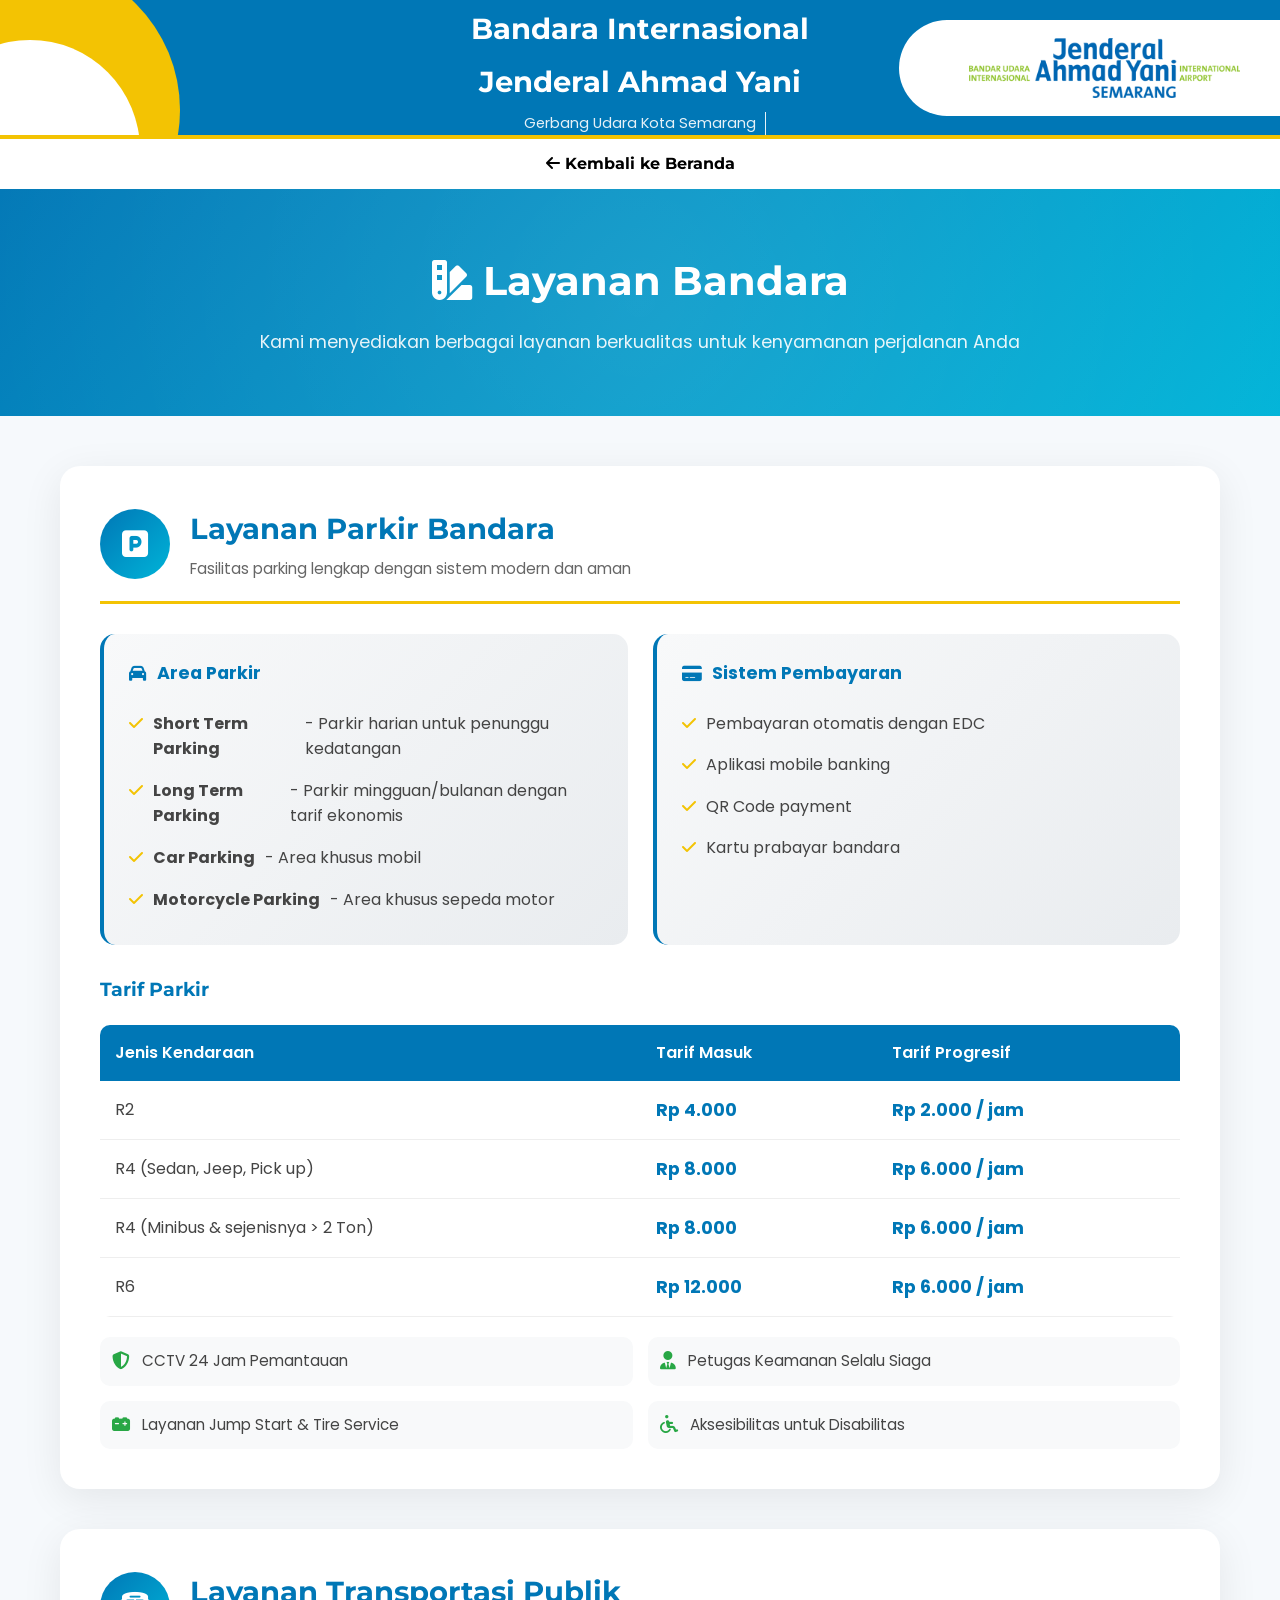
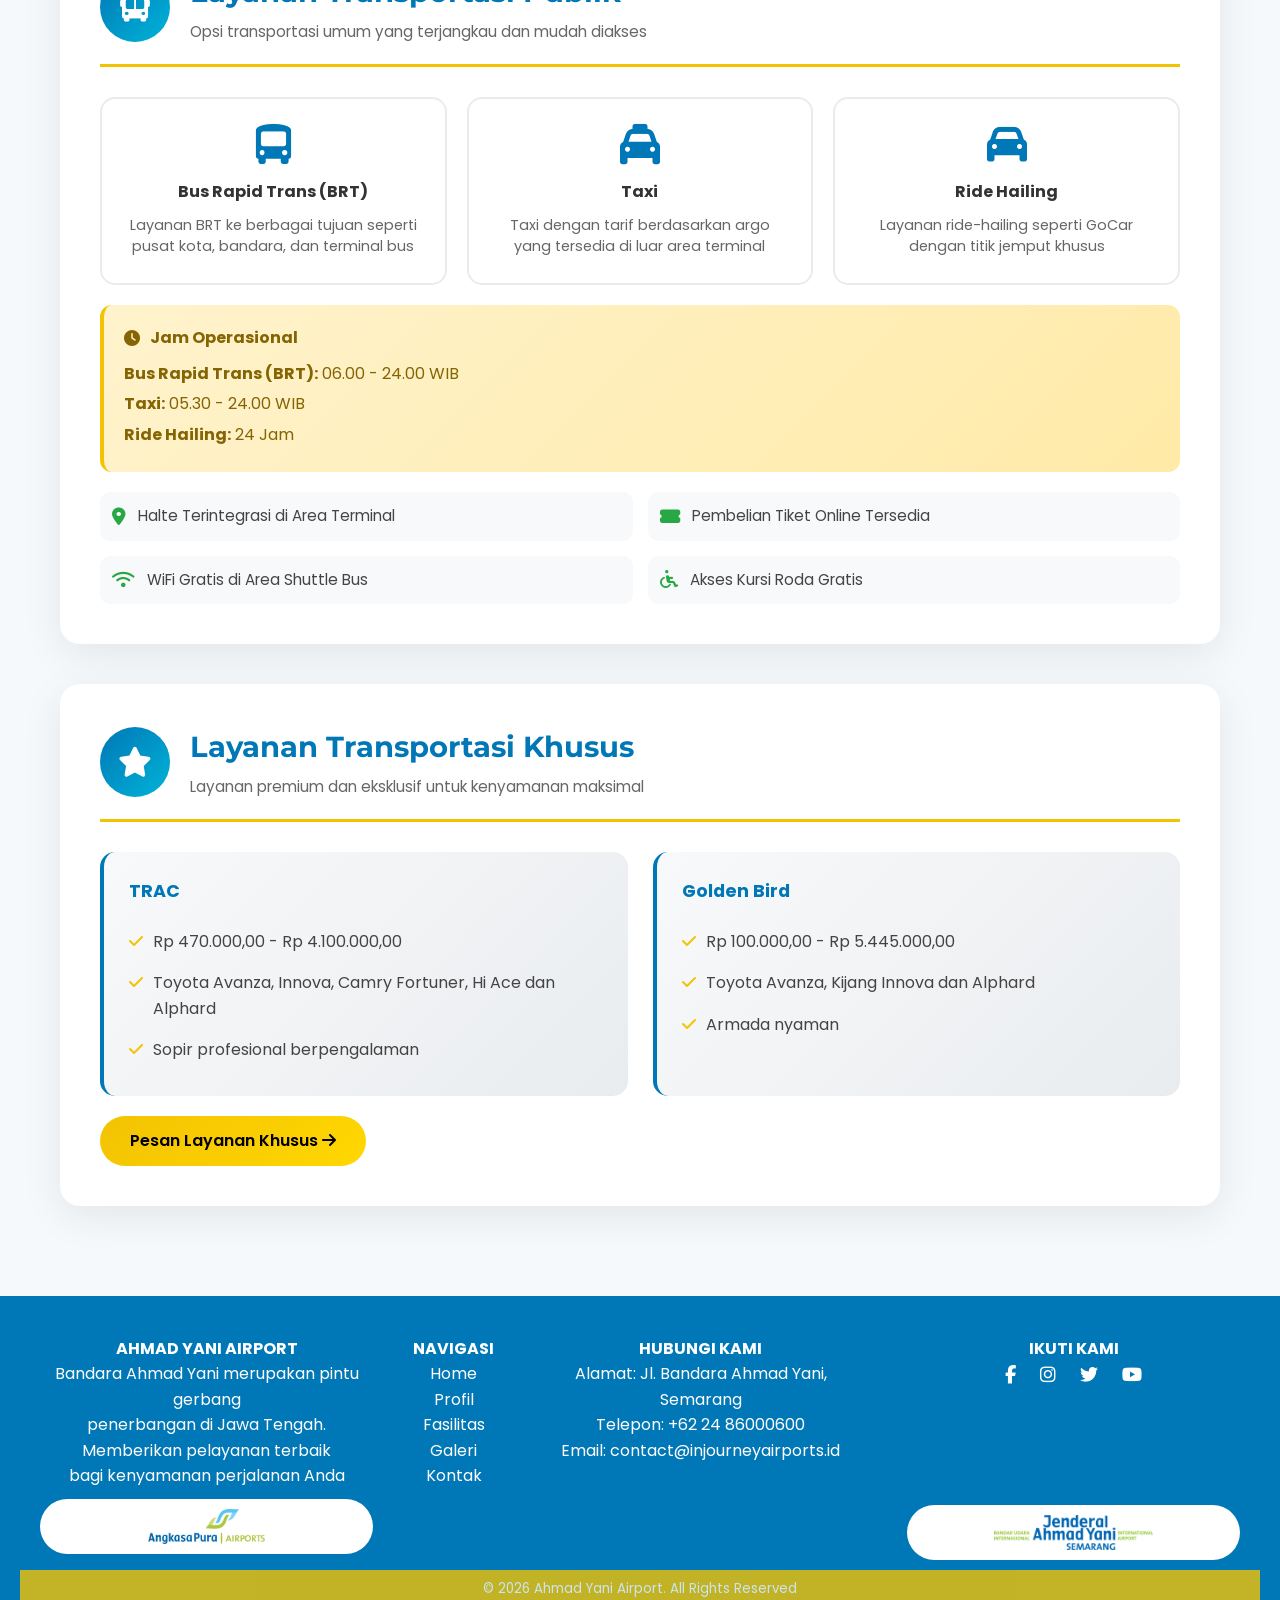
<file: layanan.html>
<!DOCTYPE html>
<html lang="id">
<head>
    <meta charset="UTF-8">
    <meta name="viewport" content="width=device-width, initial-scale=1.0">
    <title>Layanan - Bandara Ahmad Yani Semarang</title>
    <link rel="icon" type="image/png" href="ikon.png">
    <link rel="stylesheet" href="Bandara.css">
    <link href="https://fonts.googleapis.com/css2?family=Montserrat:wght@400;600;700&family=Poppins:wght@300;400;500;600;700&display=swap" rel="stylesheet">
    <link rel="stylesheet" href="https://cdnjs.cloudflare.com/ajax/libs/font-awesome/6.5.1/css/all.min.css">
    <link href="https://fonts.googleapis.com/icon?family=Material+Icons" rel="stylesheet">
    <style>
        /* Custom Styles for Layanan Page */
        .layanan-hero {
            background: linear-gradient(135deg, #0077b6 0%, #00b4d8 100%);
            padding: 60px 20px;
            text-align: center;
            color: white;
            position: relative;
            overflow: hidden;
        }

        .layanan-hero::before {
            content: '';
            position: absolute;
            top: -50%;
            left: -50%;
            width: 200%;
            height: 200%;
            background: radial-gradient(circle, rgba(255,255,255,0.1) 0%, transparent 60%);
            animation: rotate 20s linear infinite;
        }

        @keyframes rotate {
            from { transform: rotate(0deg); }
            to { transform: rotate(360deg); }
        }

        .layanan-hero h1 {
            font-family: 'Montserrat', sans-serif;
            font-size: 2.5rem;
            margin-bottom: 15px;
            position: relative;
            z-index: 1;
        }

        .layanan-hero p {
            font-size: 1.1rem;
            opacity: 0.9;
            position: relative;
            z-index: 1;
        }

        .service-section {
            padding: 50px 20px;
            max-width: 1200px;
            margin: 0 auto;
        }

        .service-card {
            background: white;
            border-radius: 20px;
            padding: 40px;
            margin-bottom: 40px;
            box-shadow: 0 10px 40px rgba(0,0,0,0.08);
            transition: transform 0.3s ease, box-shadow 0.3s ease;
        }

        .service-card:hover {
            transform: translateY(-5px);
            box-shadow: 0 20px 60px rgba(0,0,0,0.12);
        }

        .service-header {
            display: flex;
            align-items: center;
            gap: 20px;
            margin-bottom: 30px;
            padding-bottom: 20px;
            border-bottom: 3px solid #f3c303;
        }

        .service-icon {
            width: 70px;
            height: 70px;
            background: linear-gradient(135deg, #0077b6 0%, #00b4d8 100%);
            border-radius: 50%;
            display: flex;
            align-items: center;
            justify-content: center;
            font-size: 30px;
            color: white;
            flex-shrink: 0;
        }

        .service-title h2 {
            font-family: 'Montserrat', sans-serif;
            font-size: 1.8rem;
            color: #0077b6;
            margin-bottom: 5px;
        }

        .service-title p {
            color: #666;
            font-size: 0.95rem;
        }

        .info-grid {
            display: grid;
            grid-template-columns: repeat(auto-fit, minmax(280px, 1fr));
            gap: 25px;
            margin-top: 30px;
        }

        .info-box-custom {
            background: linear-gradient(135deg, #f8f9fa 0%, #e9ecef 100%);
            padding: 25px;
            border-radius: 15px;
            border-left: 4px solid #0077b6;
        }

        .info-box-custom h4 {
            color: #0077b6;
            font-size: 1.1rem;
            margin-bottom: 15px;
            display: flex;
            align-items: center;
            gap: 10px;
        }

        .info-box-custom ul {
            list-style: none;
            padding: 0;
        }

        .info-box-custom li {
            padding: 8px 0;
            color: #444;
            display: flex;
            align-items: flex-start;
            gap: 10px;
        }

        .info-box-custom li i {
            color: #f3c303;
            margin-top: 4px;
        }

        .pricing-table {
            width: 100%;
            border-collapse: collapse;
            margin-top: 20px;
            background: white;
            border-radius: 10px;
            overflow: hidden;
        }

        .pricing-table th {
            background: #0077b6;
            color: white;
            padding: 15px;
            text-align: left;
            font-weight: 600;
        }

        .pricing-table td {
            padding: 15px;
            border-bottom: 1px solid #eee;
            color: #444;
        }

        .pricing-table tr:hover {
            background: #f8f9fa;
        }

        .pricing-table .harga {
            font-weight: 700;
            color: #0077b6;
            font-size: 1.1rem;
        }

        .transport-options {
            display: grid;
            grid-template-columns: repeat(auto-fit, minmax(250px, 1fr));
            gap: 20px;
            margin-top: 25px;
        }

        .transport-card {
            background: white;
            border: 2px solid #e9ecef;
            border-radius: 15px;
            padding: 25px;
            text-align: center;
            transition: all 0.3s ease;
        }

        .transport-card:hover {
            border-color: #0077b6;
            transform: translateY(-3px);
            box-shadow: 0 10px 30px rgba(0,0,0,0.1);
        }

        .transport-card-link {
            text-decoration: none;
            display: block;
        }

        .transport-card-link .transport-card {
            height: 100%;
        }

        .transport-card i {
            font-size: 40px;
            color: #0077b6;
            margin-bottom: 15px;
        }

        .transport-card h4 {
            color: #333;
            margin-bottom: 10px;
        }

        .transport-card p {
            color: #666;
            font-size: 0.9rem;
            line-height: 1.5;
        }

        .operating-hours {
            background: linear-gradient(135deg, #fff3cd 0%, #ffeaa7 100%);
            padding: 20px;
            border-radius: 12px;
            margin-top: 20px;
            border-left: 4px solid #f3c303;
        }

        .operating-hours h4 {
            color: #856404;
            margin-bottom: 10px;
            display: flex;
            align-items: center;
            gap: 10px;
        }

        .operating-hours p {
            color: #856404;
            margin: 5px 0;
        }

        .cta-button {
            display: inline-block;
            background: linear-gradient(135deg, #f3c303 0%, #ffd700 100%);
            color: #000;
            padding: 12px 30px;
            border-radius: 25px;
            text-decoration: none;
            font-weight: 600;
            margin-top: 20px;
            transition: all 0.3s ease;
        }

        .cta-button:hover {
            transform: scale(1.05);
            box-shadow: 0 5px 20px rgba(243, 195, 3, 0.4);
        }

        .feature-list {
            display: grid;
            grid-template-columns: repeat(2, 1fr);
            gap: 15px;
            margin-top: 20px;
        }

        .feature-item {
            display: flex;
            align-items: center;
            gap: 12px;
            padding: 12px;
            background: #f8f9fa;
            border-radius: 10px;
        }

        .feature-item i {
            color: #28a745;
            font-size: 18px;
        }

        .feature-item span {
            color: #444;
            font-size: 0.95rem;
        }

        @media (max-width: 768px) {
            .layanan-hero h1 {
                font-size: 1.8rem;
            }

            .service-card {
                padding: 25px;
            }

            .service-header {
                flex-direction: column;
                text-align: center;
            }

            .info-grid {
                grid-template-columns: 1fr;
            }

            .feature-list {
                grid-template-columns: 1fr;
            }

            .pricing-table {
                font-size: 0.9rem;
            }
        }
    </style>
</head>
<body>
    <!-- HEADER -->
    <header class="header">
        <div class="header-content">
            <div class="text-header">
                <h1>Bandara Internasional</h1>
                <h1>Jenderal Ahmad Yani</h1>
                <p class="typing">Gerbang Udara Kota Semarang</p>
            </div>
            <div class="logo-header">
                <div class="logo-kotak">
                    <img src="Ahmadyaniairportlogo.png" alt="Logo Ahmad Yani">
                </div>
            </div>
        </div>
    </header>

    <!-- NAVIGASI -->
    <nav class="navigasi">
        <ul class="menu">
            <li><a href="index.html" class="menu-item"><i class="fas fa-arrow-left"></i> Kembali ke Beranda</a></li>
        </ul>
    </nav>

    <!-- HERO SECTION -->
    <div class="layanan-hero">
        <h1><i class="fas fa-swatchbook"></i> Layanan Bandara</h1>
        <p>Kami menyediakan berbagai layanan berkualitas untuk kenyamanan perjalanan Anda</p>
    </div>

    <!-- MAIN CONTENT -->
    <main class="service-section">
        
        <!-- LAYANAN PARKIR BANDARA -->
        <div class="service-card" id="parkir">
            <div class="service-header">
                <div class="service-icon">
                    <i class="fas fa-parking"></i>
                </div>
                <div class="service-title">
                    <h2>Layanan Parkir Bandara</h2>
                    <p>Fasilitas parking lengkap dengan sistem modern dan aman</p>
                </div>
            </div>

            <div class="info-grid">
                <div class="info-box-custom">
                    <h4><i class="fas fa-car"></i> Area Parkir</h4>
                    <ul>
                        <li><i class="fas fa-check"></i> <strong>Short Term Parking</strong> - Parkir harian untuk penunggu kedatangan</li>
                        <li><i class="fas fa-check"></i> <strong>Long Term Parking</strong> - Parkir mingguan/bulanan dengan tarif ekonomis</li>
                        <li><i class="fas fa-check"></i> <strong>Car Parking</strong> - Area khusus mobil</li>
                        <li><i class="fas fa-check"></i> <strong>Motorcycle Parking</strong> - Area khusus sepeda motor</li>
                    </ul>
                </div>

                <div class="info-box-custom">
                    <h4><i class="fas fa-credit-card"></i> Sistem Pembayaran</h4>
                    <ul>
                        <li><i class="fas fa-check"></i> Pembayaran otomatis dengan EDC</li>
                        <li><i class="fas fa-check"></i> Aplikasi mobile banking</li>
                        <li><i class="fas fa-check"></i> QR Code payment</li>
                        <li><i class="fas fa-check"></i> Kartu prabayar bandara</li>
                    </ul>
                </div>
            </div>

            <h3 style="margin-top: 30px; color: #0077b6; font-family: 'Montserrat', sans-serif;">Tarif Parkir</h3>
            <table class="pricing-table">
                <thead>
                    <tr>
                        <th>Jenis Kendaraan</th>
                        <th>Tarif Masuk</th>
                        <th>Tarif Progresif</th>
                    </tr>
                </thead>
                <tbody>
                    <tr>
                        <td>R2</td>
                        <td class="harga">Rp 4.000</td>
                        <td class="harga">Rp 2.000 / jam</td>
                    </tr>
                    <tr>
                        <td>R4 (Sedan, Jeep, Pick up)</td>
                        <td class="harga">Rp 8.000</td>
                        <td class="harga">Rp 6.000 / jam</td>
                    </tr>
                    <tr>
                        <td>R4 (Minibus & sejenisnya > 2 Ton)</td>
                        <td class="harga">Rp 8.000</td>
                        <td class="harga">Rp 6.000 / jam</td>
                    </tr>
                    <tr>
                        <td>R6</td>
                        <td class="harga">Rp 12.000</td>
                        <td class="harga">Rp 6.000 / jam</td>
                    </tr>
                    
                </tbody>
            </table>

            <div class="feature-list">
                <div class="feature-item">
                    <i class="fas fa-shield-alt"></i>
                    <span>CCTV 24 Jam Pemantauan</span>
                </div>
                <div class="feature-item">
                    <i class="fas fa-user-tie"></i>
                    <span>Petugas Keamanan Selalu Siaga</span>
                </div>
                <div class="feature-item">
                    <i class="fas fa-car-battery"></i>
                    <span>Layanan Jump Start & Tire Service</span>
                </div>
                <div class="feature-item">
                    <i class="fas fa-wheelchair"></i>
                    <span>Aksesibilitas untuk Disabilitas</span>
                </div>
            </div>
        </div>

        <!-- LAYANAN TRANSPORTASI PUBLIK -->
        <div class="service-card" id="transportasi-publik">
            <div class="service-header">
                <div class="service-icon">
                    <i class="fas fa-bus"></i>
                </div>
                <div class="service-title">
                    <h2>Layanan Transportasi Publik</h2>
                    <p>Opsi transportasi umum yang terjangkau dan mudah diakses</p>
                </div>
            </div>

            <div class="transport-options">
                
                <a href="https://transsemarang.semarangkota.go.id/" target="_blank" class="transport-card-link">
                <div class="transport-card">
                    <i class="fas fa-bus-alt"></i>
                    <h4>Bus Rapid Trans (BRT)</h4>
                    <p>Layanan BRT ke berbagai tujuan seperti pusat kota, bandara, dan terminal bus</p>
                </div>
                </a>
                
                <a href="https://www.bluebirdgroup.com/" target="_blank" class="transport-card-link">
                <div class="transport-card">
                    <i class="fas fa-taxi"></i>
                    <h4>Taxi </h4>
                    <p>Taxi dengan tarif berdasarkan argo yang tersedia di luar area terminal</p>
                </div>
                </a>

                <a href="https://www.gojek.com/gocar/" target="_blank" class="transport-card-link">
                <div class="transport-card">
                    <i class="fas fa-car"></i>
                    <h4>Ride Hailing</h4>
                    <p>Layanan ride-hailing seperti GoCar dengan titik jemput khusus</p>
                </div>
                </a>
            </div>

            <div class="operating-hours">
                <h4><i class="fas fa-clock"></i> Jam Operasional</h4>
                <p><strong>Bus Rapid Trans (BRT):</strong> 06.00 - 24.00 WIB</p>
                <p><strong>Taxi:</strong> 05.30 - 24.00 WIB</p>
                <p><strong>Ride Hailing:</strong> 24 Jam</p>
            </div>

            <div class="feature-list">
                <div class="feature-item">
                    <i class="fas fa-map-marker-alt"></i>
                    <span>Halte Terintegrasi di Area Terminal</span>
                </div>
                <div class="feature-item">
                    <i class="fas fa-ticket-alt"></i>
                    <span>Pembelian Tiket Online Tersedia</span>
                </div>
                <div class="feature-item">
                    <i class="fas fa-wifi"></i>
                    <span>WiFi Gratis di Area Shuttle Bus</span>
                </div>
                <div class="feature-item">
                    <i class="fas fa-wheelchair"></i>
                    <span>Akses Kursi Roda Gratis</span>
                </div>
            </div>
        </div>

        <!-- LAYANAN TRANSPORTASI KHUSUS -->
        <div class="service-card" id="transportasi-khusus">
            <div class="service-header">
                <div class="service-icon">
                    <i class="fas fa-star"></i>
                </div>
                <div class="service-title">
                    <h2>Layanan Transportasi Khusus</h2>
                    <p>Layanan premium dan eksklusif untuk kenyamanan maksimal</p>
                </div>
            </div>

            <div class="info-grid">
                <div class="info-box-custom">
                    <h4>TRAC</h4>
                    <ul>
                        <li><i class="fas fa-check"></i> Rp 470.000,00 - Rp 4.100.000,00</li>
                        <li><i class="fas fa-check"></i> Toyota Avanza, Innova, Camry Fortuner, Hi Ace dan Alphard</li>
                        <li><i class="fas fa-check"></i> Sopir profesional berpengalaman</li>
                    </ul>
                </div>

                <div class="info-box-custom">
                    <h4>Golden Bird</h4>
                    <ul>
                        <li><i class="fas fa-check"></i> Rp 100.000,00 - Rp 5.445.000,00</li>
                        <li><i class="fas fa-check"></i> Toyota Avanza, Kijang Innova dan Alphard</li>
                        <li><i class="fas fa-check"></i> Armada nyaman</li>
                    </ul>
                </div>
            </div>

            <a href="Pemesanan khusus.html" class="cta-button">Pesan Layanan Khusus <i class="fas fa-arrow-right"></i></a>
        </div>

    </main>

    <!-- FOOTER -->
    <footer class="footer">
        <div class="footer-container">
            <div class="footer-kolom">
                <h4>AHMAD YANI AIRPORT</h4>
                <p>Bandara Ahmad Yani merupakan pintu gerbang</p>
                <p>penerbangan di Jawa Tengah.</p>
                <p>Memberikan pelayanan terbaik</p>
                <p>bagi kenyamanan perjalanan Anda</p>        
                <p class="logo-footer">
                    <img src="Angkasa.png" alt="Logo Angkasa"></p>
            </div>
            
            <div class="footer-kolom">
                <h4>NAVIGASI</h4>
                <ul class="footer-menu">
                    <li><a href="Bandara.html#home">Home</a></li>
                    <li><a href="Bandara.html#profil">Profil</a></li>
                    <li><a href="Bandara.html#fasilitas">Fasilitas</a></li>
                    <li><a href="Bandara.html#galeri">Galeri</a></li>
                    <li><a href="Bandara.html#kontak">Kontak</a></li>
                </ul>
            </div>
            
            <div class="footer-kolom">
                <h4>HUBUNGI KAMI</h4>
                <p>Alamat: Jl. Bandara Ahmad Yani, Semarang</p>
                <p>Telepon: +62 24 86000600</p>
                <p>Email: contact@injourneyairports.id</p>
            </div>

            <div class="footer-kolom">
                <h4>IKUTI KAMI</h4>
                    <div class="ikon-sosial">
                    <a href="https://web.facebook.com/BandaraAhmadYani/?locale=id_ID&_rdc=1&_rdr#"><i class="fab fa-facebook-f"></i></a>
                    <a href="https://www.instagram.com/semarangairport/"><i class="fab fa-instagram"></i></a>
                    <a href="https://x.com/SemarangAP1"><i class="fab fa-twitter"></i></a>
                    <a href="https://www.youtube.com/hashtag/bandaraahmadyani"><i class="fab fa-youtube"></i></a>
                    <p class="logo-footer1">
                        <img src="Ahmadyaniairportlogo.png" alt="Logo Angkasa"></p>
                    </div>
            </div>
        </div>
        <div class="footer-bawah">
            <p>&copy; 2026 Ahmad Yani Airport. All Rights Reserved</p>
        </div>
    </footer>

    <script src="Bandara.js"></script>
</body>
</html>
</file>
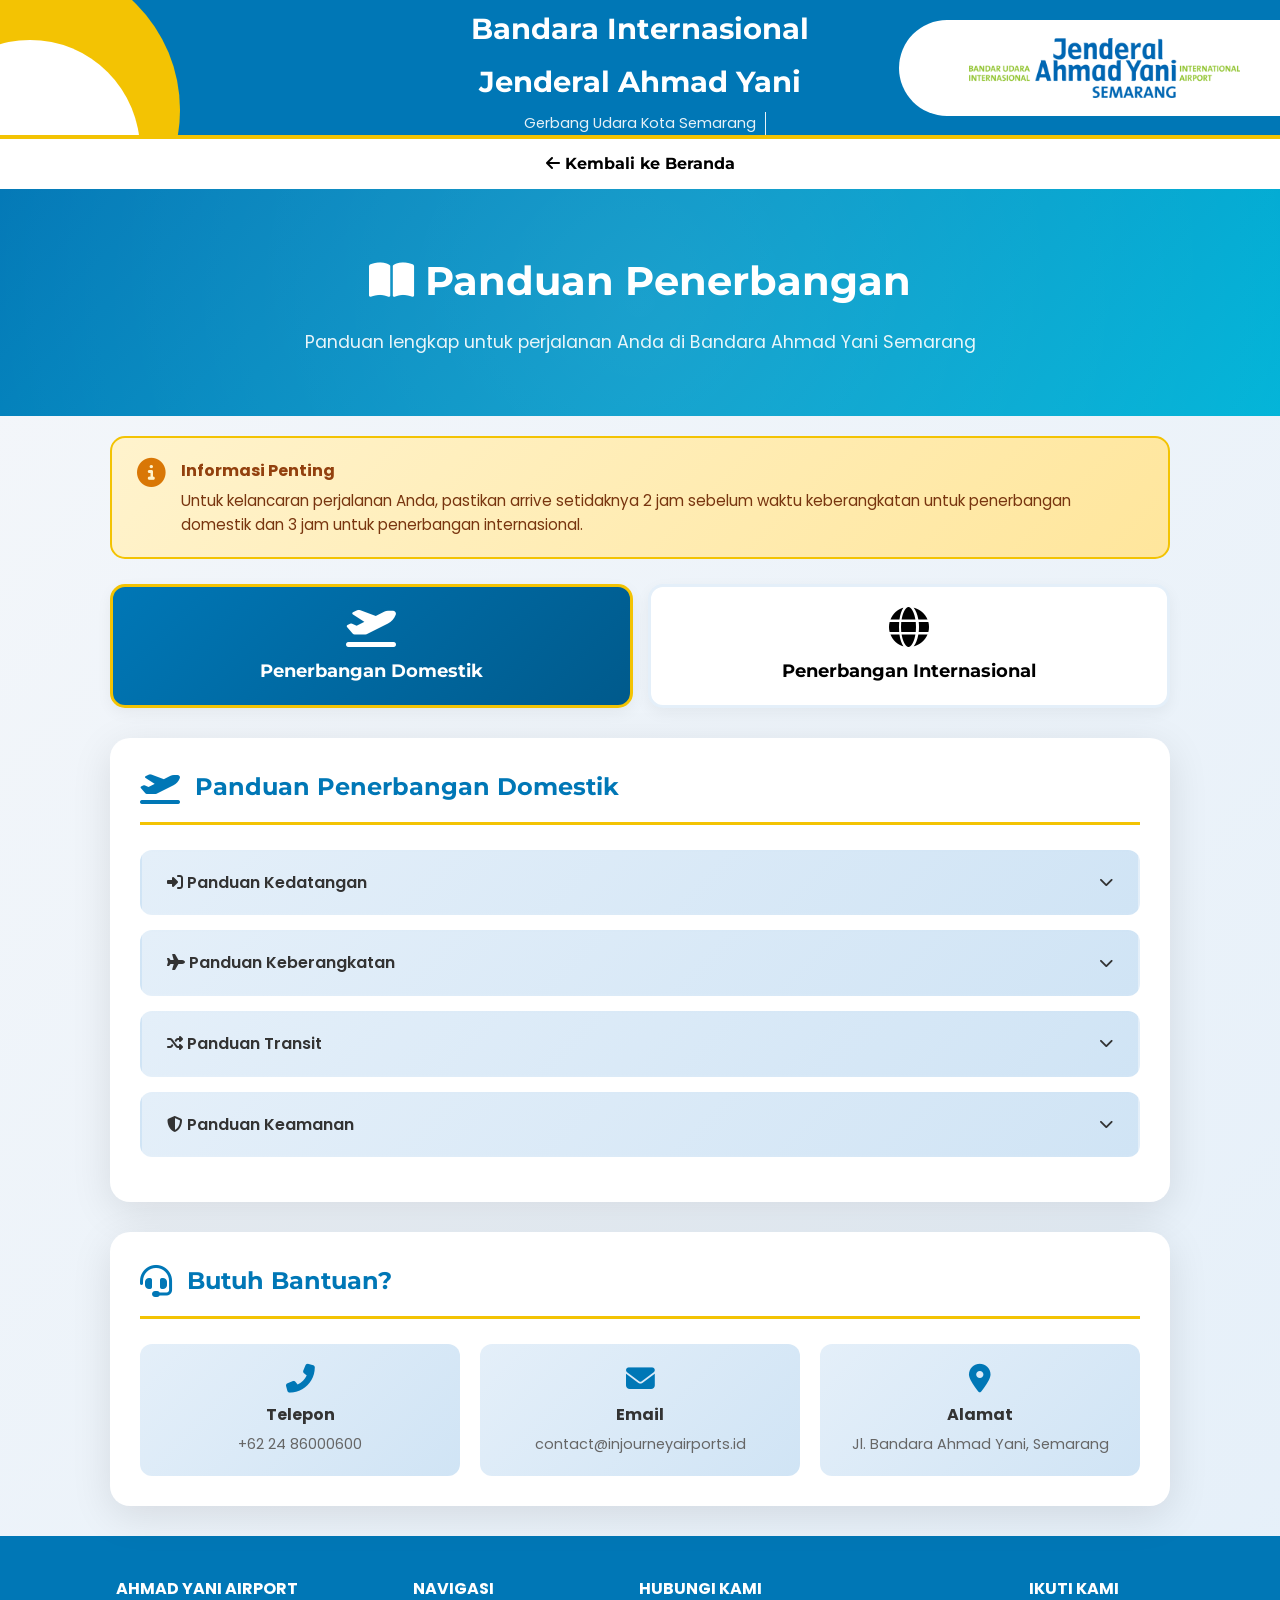
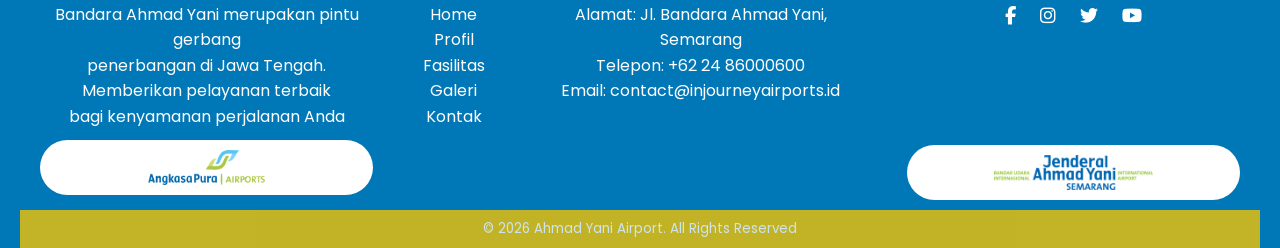
<file: panduan.html>
<!DOCTYPE html>
<html lang="id">
<head>
    <meta charset="UTF-8">
    <meta name="viewport" content="width=device-width, initial-scale=1.0">
    <title>Panduan - Bandara Ahmad Yani Semarang</title>
    <link rel="icon" type="image/png" href="ikon.png">
    <link rel="stylesheet" href="Bandara.css">
    <link href="https://fonts.googleapis.com/css2?family=Montserrat:wght@700&family=Poppins:wght@400;500;600;700&display=swap" rel="stylesheet">
    <link rel="stylesheet" href="https://cdnjs.cloudflare.com/ajax/libs/font-awesome/6.5.1/css/all.min.css">
    <link href="https://fonts.googleapis.com/icon?family=Material+Icons" rel="stylesheet">
    <style>
        /* ================= PANDUAN CUSTOM STYLES ================= */
        .panduan-page {
            background: linear-gradient(135deg, #f5f7fa 0%, #e4eff9 100%);
            min-height: 100vh;
            display: flex;
            flex-direction: column;
        }

        .panduan-page .footer {
            margin-top: auto;
        }
        /* Custom Styles for Panduan Page */
        .panduan-hero {
            background: linear-gradient(135deg, #0077b6 0%, #00b4d8 100%);
            padding: 60px 20px;
            text-align: center;
            color: white;
            position: relative;
            overflow: hidden;
        }

        .panduan-hero::before {
            content: '';
            position: absolute;
            top: -50%;
            left: -50%;
            width: 200%;
            height: 200%;
            background: radial-gradient(circle, rgba(255,255,255,0.1) 0%, transparent 60%);
            animation: rotate 20s linear infinite;
        }

        @keyframes rotate {
            from { transform: rotate(0deg); }
            to { transform: rotate(360deg); }
        }

        .panduan-hero h1 {
            font-family: 'Montserrat', sans-serif;
            font-size: 2.5rem;
            margin-bottom: 15px;
            position: relative;
            z-index: 1;
        }

        .panduan-hero p {
            font-size: 1.1rem;
            opacity: 0.9;
            position: relative;
            z-index: 1;
        }

        .panduan-container {
            max-width: 1100px;
            margin: -30px auto 0;
            padding: 0 20px;
            position: relative;
            z-index: 2;
            flex: 1;
        }

        /* Section Cards */
        .panduan-section {
            background: white;
            border-radius: 20px;
            padding: 30px;
            margin-bottom: 30px;
            box-shadow: 0 10px 40px rgba(0,0,0,0.1);
        }

        .section-header {
            display: flex;
            align-items: center;
            gap: 15px;
            margin-bottom: 25px;
            padding-bottom: 15px;
            border-bottom: 3px solid #f3c303;
        }

        .section-header i {
            font-size: 2rem;
            color: #0077b6;
        }

        .section-header h2 {
            font-family: 'Montserrat', sans-serif;
            font-size: 1.5rem;
            color: #0077b6;
        }

        /* Accordion Styles */
        .panduan-accordion {
            margin-bottom: 15px;
        }

        .panduan-accordion-header {
            background: linear-gradient(135deg, #e4eff9 0%, #d0e4f5 100%);
            padding: 18px 25px;
            border-radius: 12px;
            cursor: pointer;
            display: flex;
            justify-content: space-between;
            align-items: center;
            transition: all 0.3s ease;
            font-weight: 600;
            color: #333;
            border: 2px solid transparent;
        }

        .panduan-accordion-header:hover {
            background: linear-gradient(135deg, #d0e4f5 0%, #b8d4ef 100%);
            border-color: #0077b6;
            transform: translateX(5px);
        }

        .panduan-accordion-header.active {
            background: linear-gradient(135deg, #0077b6 0%, #005a8c 100%);
            color: white;
            border-color: #f3c303;
        }

        .panduan-accordion-header .arrow {
            transition: transform 0.3s ease;
            font-size: 0.9rem;
        }

        .panduan-accordion-header.active .arrow {
            transform: rotate(180deg);
            color: #f3c303;
        }

        .panduan-accordion-content {
            max-height: 0;
            overflow: hidden;
            transition: max-height 0.4s ease, padding 0.4s ease;
            background: #fafbfc;
            border-radius: 0 0 12px 12px;
        }

        .panduan-accordion-content.active {
            max-height: 2000px;
            padding: 25px;
        }

        .panduan-accordion-content h4 {
            color: #0077b6;
            font-size: 1.1rem;
            margin: 20px 0 15px;
            padding-bottom: 8px;
            border-bottom: 2px solid #e4eff9;
        }

        .panduan-accordion-content h4:first-child {
            margin-top: 0;
        }

        .panduan-accordion-content ol {
            margin-left: 20px;
            margin-bottom: 15px;
        }

        .panduan-accordion-content li {
            margin-bottom: 10px;
            line-height: 1.7;
            color: #555;
        }

        .panduan-accordion-content ul {
            margin-left: 20px;
            margin-bottom: 12px;
        }

        .panduan-accordion-content ul li {
            margin-bottom: 6px;
        }

        .panduan-accordion-content strong {
            color: #333;
        }

        .panduan-accordion-content .info-box {
            background: linear-gradient(135deg, #fff9e6 0%, #fff3cc 100%);
            border-left: 4px solid #f3c303;
            padding: 15px 20px;
            border-radius: 8px;
            margin: 15px 0;
        }

        .panduan-accordion-content .info-box p {
            margin: 0;
            color: #666;
            font-size: 0.95rem;
        }

        /* Category Tabs */
        .kategori-tabs {
            display: flex;
            gap: 15px;
            margin-bottom: 30px;
        }

        .kategori-tab {
            flex: 1;
            padding: 20px;
            background: white;
            border-radius: 15px;
            text-align: center;
            cursor: pointer;
            transition: all 0.3s ease;
            border: 3px solid #e4eff9;
            box-shadow: 0 5px 15px rgba(0,0,0,0.05);
        }

        .kategori-tab:hover {
            transform: translateY(-5px);
            border-color: #0077b6;
            box-shadow: 0 10px 30px rgba(0,0,0,0.15);
        }

        .kategori-tab.active {
            background: linear-gradient(135deg, #0077b6 0%, #005a8c 100%);
            border-color: #f3c303;
            color: white;
        }

        .kategori-tab i {
            font-size: 2.5rem;
            margin-bottom: 10px;
        }

        .kategori-tab h3 {
            font-family: 'Montserrat', sans-serif;
            font-size: 1.1rem;
        }

        .kategori-tab.active h3 {
            color: white;
        }

        /* Content Sections */
        .konten-utama {
            display: none;
        }

        .konten-utama.active {
            display: block;
        }

        /* Important Notice */
        .penting-box {
            background: linear-gradient(135deg, #fff3cd 0%, #ffe69c 100%);
            border: 2px solid #f3c303;
            border-radius: 15px;
            padding: 20px 25px;
            margin-bottom: 25px;
            display: flex;
            align-items: flex-start;
            gap: 15px;
            margin-top: 50px;
        }

        .penting-box i {
            font-size: 1.8rem;
            color: #d97706;
            flex-shrink: 0;
        }

        .penting-box h4 {
            color: #92400e;
            margin-bottom: 5px;
        }

        .penting-box p {
            color: #78350f;
            margin: 0;
            font-size: 0.95rem;
        }

        /* Quick Links */
        .quick-links {
            display: grid;
            grid-template-columns: repeat(3, 1fr);
            gap: 15px;
            margin-bottom: 30px;
        }

        .quick-link {
            background: white;
            padding: 15px;
            border-radius: 12px;
            text-align: center;
            text-decoration: none;
            color: #333;
            transition: all 0.3s ease;
            border: 2px solid #e4eff9;
            box-shadow: 0 3px 10px rgba(0,0,0,0.05);
        }

        .quick-link:hover {
            border-color: #0077b6;
            transform: translateY(-3px);
            box-shadow: 0 8px 20px rgba(0,0,0,0.1);
        }

        .quick-link i {
            font-size: 1.5rem;
            color: #0077b6;
            margin-bottom: 8px;
        }

        .quick-link span {
            font-size: 0.85rem;
            font-weight: 600;
        }

        /* Back Button */
        .back-btn {
            display: inline-flex;
            align-items: center;
            gap: 8px;
            padding: 12px 25px;
            background: #0077b6;
            color: white;
            text-decoration: none;
            border-radius: 25px;
            font-weight: 600;
            transition: all 0.3s ease;
            margin-bottom: 20px;
        }

        .back-btn:hover {
            background: #005a8c;
            transform: translateX(-5px);
        }

        /* Contact Info */
        .contact-info {
            display: grid;
            grid-template-columns: repeat(3, 1fr);
            gap: 20px;
            margin-top: 20px;
        }

        .contact-item {
            background: linear-gradient(135deg, #e4eff9 0%, #d0e4f5 100%);
            padding: 20px;
            border-radius: 12px;
            text-align: center;
        }

        .contact-item i {
            font-size: 1.8rem;
            color: #0077b6;
            margin-bottom: 10px;
        }

        .contact-item h4 {
            color: #333;
            margin-bottom: 5px;
        }

        .contact-item p {
            color: #666;
            margin: 0;
            font-size: 0.9rem;
        }

        /* Responsive */
        @media (max-width: 768px) {
            .panduan-hero h1 {
                font-size: 1.8rem;
            }

            .kategori-tabs {
                flex-direction: column;
            }

            .quick-links {
                grid-template-columns: repeat(2, 1fr);
            }

            .contact-info {
                grid-template-columns: 1fr;
            }

            .panduan-section {
                padding: 20px;
            }
        }
    </style>
</head>
<body class="panduan-page">
    <!-- HEADER -->
    <header class="header">
        <div class="header-content">
            <div class="text-header">
                <h1>Bandara Internasional</h1>
                <h1>Jenderal Ahmad Yani</h1>
                <p class="typing">Gerbang Udara Kota Semarang</p>
            </div>
            <div class="logo-header">
                <div class="logo-kotak">
                    <img src="Ahmadyaniairportlogo.png" alt="Logo Ahmad Yani">
                </div>
            </div>
        </div>
    </header>

    <!-- NAVIGASI -->
    <nav class="navigasi">
        <ul class="menu">
            <li><a href="index.html" class="menu-item"><i class="fas fa-arrow-left"></i> Kembali ke Beranda</a></li>
        </ul>
    </nav>

    <!-- HERO SECTION -->
    <div class="panduan-hero">
        <h1><i class="fas fa-book-open"></i> Panduan Penerbangan</h1>
        <p>Panduan lengkap untuk perjalanan Anda di Bandara Ahmad Yani Semarang</p>
    </div>

    <!-- MAIN CONTENT -->
    <div class="panduan-container">

        <!-- Important Notice -->
        <div class="penting-box">
            <i class="fas fa-info-circle"></i>
            <div>
                <h4>Informasi Penting</h4>
                <p>Untuk kelancaran perjalanan Anda, pastikan arrive setidaknya 2 jam sebelum waktu keberangkatan untuk penerbangan domestik dan 3 jam untuk penerbangan internasional.</p>
            </div>
        </div>

        <!-- Kategori Tabs -->
        <div class="kategori-tabs">
            <div class="kategori-tab active" data-target="domestik">
                <i class="fas fa-plane-departure"></i>
                <h3>Penerbangan Domestik</h3>
            </div>
            <div class="kategori-tab" data-target="internasional">
                <i class="fas fa-globe"></i>
                <h3>Penerbangan Internasional</h3>
            </div>
        </div>

        <!-- KONTEN DOMESTIK -->
        <div id="domestik" class="konten-utama active">
            <div class="panduan-section">
                <div class="section-header">
                    <i class="fas fa-plane-departure"></i>
                    <h2>Panduan Penerbangan Domestik</h2>
                </div>

                <!-- Kedatangan -->
                <div class="panduan-accordion">
                    <div class="panduan-accordion-header">
                        <span><i class="fas fa-sign-in-alt"></i> Panduan Kedatangan</span>
                        <span class="arrow"><i class="fas fa-chevron-down"></i></span>
                    </div>
                    <div class="panduan-accordion-content">
                        <ol>
                            <li>Setibanya di terminal kedatangan, ikuti petunjuk "Kedatangan" ke area pengambilan bagasi.</li>
                            <li>Untuk pengambilan bagasi, periksa layar informasi di conveyor belt sesuai nomor penerbangan Anda.</li>
                            <li>Staf maskapai akan melakukan pemeriksaan sesuai dengan baggage claim tag Anda.</li>
                            <li>Apabila kehilangan bagasi, segera hubungi staf maskapai di konter Lost and Found.</li>
                            <li>Tersedia fasilitas trolley gratis di area pengambilan bagasi.</li>
                            <li>Bila diperlukan, Anda dapat menggunakan jasa porter untuk membantu membawa barang bawaan.</li>
                        </ol>
                        <div class="info-box">
                            <p><i class="fas fa-exclamation-triangle"></i> <strong>Tips:</strong> Ingat nomor petugas porter Anda dan segera laporkan apabila terjadi hal-hal yang tidak diinginkan.</p>
                        </div>
                    </div>
                </div>

                <!-- Keberangkatan -->
                <div class="panduan-accordion">
                    <div class="panduan-accordion-header">
                        <span><i class="fas fa-plane"></i> Panduan Keberangkatan</span>
                        <span class="arrow"><i class="fas fa-chevron-down"></i></span>
                    </div>
                    <div class="panduan-accordion-content">
                        <h4><i class="fas fa-ticket-alt"></i> Check-in (Pelaporan)</h4>
                        <ol>
                            <li>Siapkan dokumen perjalanan Anda:</li>
                            <ul>
                                <li>Tiket sesuai tanggal keberangkatan</li>
                                <li>Kartu Identitas (KTP/SIM)</li>
                            </ul>
                            <li>Antrilah pada meja pelaporan (check-in counter) yang sesuai dengan maskapai penerbangan Anda.</li>
                            <li>Meja pelaporan dibuka 2 jam sebelum waktu keberangkatan.</li>
                        </ol>

                        <h4><i class="fas fa-suitcase"></i> Bagasi</h4>
                        <ol>
                            <li>Laporkan bagasi Anda yang beratnya lebih dari 7 Kg.</li>
                            <li>Hanya diperkenankan membawa 1 bagasi kabin dengan berat kurang dari 7 Kg.</li>
                        </ol>

                        <h4><i class="fas fa-passport"></i> Tapping Boarding Pass</h4>
                        <ol>
                            <li>Serahkan boarding pass Anda kepada petugas untuk tapping.</li>
                            <li>Pastikan boarding pass sudah tercetak dengan jelas.</li>
                        </ol>

                        <h4><i class="fas fa-user-shield"></i> Pemeriksaan Keamanan (Security)</h4>
                        <ol>
                            <li>Siapkan dokumen perjalanan Anda.</li>
                            <li>Seluruh barang bawaan wajib diperiksa melalui mesin X-ray.</li>
                            <li>Untuk kelancaran proses pemeriksaan, masukkan seluruh benda logam (telepon genggam, kunci, dll) ke dalam tas.</li>
                            <li>Seluruh penumpang wajib melalui Walk Through Metal Detector (WTMD).</li>
                            <li>Apabila diperlukan, penumpang dan barang bawaan dapat diperiksa secara manual oleh Petugas Security.</li>
                            <li>Laporkan kepada Petugas Security apabila:</li>
                            <ul>
                                <li>Menggunakan alat pacu jantung</li>
                                <li>Membawa senjata api (dengan surat izin)</li>
                            </ul>
                        </ol>

                        <div class="info-box">
                            <p><i class="fas fa-times-circle"></i> <strong>Tidak diperkenankan membawa:</strong> Benda tajam (pisau, pisau lipat, alat pemotong kuku, cutter), korek api, korek gas, dan barang berbahaya lainnya.</p>
                        </div>

                        <h4><i class="fas fa-door-open"></i> Ruang Keberangkatan</h4>
                        <ol>
                            <li>Setelah check-in, tunggu waktu keberangkatan di Ruang Keberangkatan sesuai lokasi yang tertera pada Boarding Pass.</li>
                        </ol>
                    </div>
                </div>

                <!-- Transit -->
                <div class="panduan-accordion">
                    <div class="panduan-accordion-header">
                        <span><i class="fas fa-random"></i> Panduan Transit</span>
                        <span class="arrow"><i class="fas fa-chevron-down"></i></span>
                    </div>
                    <div class="panduan-accordion-content">
                        <ol>
                            <li>Setibanya di terminal kedatangan, ikuti petunjuk "Kedatangan" menuju konter transit dan transfer.</li>
                            <li>Lakukan pelaporan diri dan pemeriksaan dokumen penerbangan sesuai maskapai penerbangan Anda.</li>
                            <li>Penumpang transit dan transfer tidak perlu keluar untuk melakukan pemeriksaan Security (kecuali jika diperlukan).</li>
                            <li>Setelah pemeriksaan, Anda dapat langsung menuju ruang tunggu keberangkatan untuk menunggu waktu boarding.</li>
                        </ol>
                    </div>
                </div>

                <!-- Keamanan -->
                <div class="panduan-accordion">
                    <div class="panduan-accordion-header">
                        <span><i class="fas fa-shield-alt"></i> Panduan Keamanan</span>
                        <span class="arrow"><i class="fas fa-chevron-down"></i></span>
                    </div>
                    <div class="panduan-accordion-content">
                        <h4><i class="fas fa-search"></i> Security Screening</h4>
                        <ol>
                            <li>Persiapkan dokumen perjalanan Anda (kartu identitas, tiket pesawat).</li>
                            <li>Letakkan barang-barang yang mengandung Cairan, Aerosol, dan Gel (LAG) ke dalam tray.</li>
                            <li>Letakkan barang-barang elektronik (laptop, mobile phones, tablets) dan metal (kunci, koin) ke dalam tray terpisah.</li>
                            <li>Lepas jaket, sweater, topi, dan sepatu kemudian letakkan ke dalam tray.</li>
                            <li>Masukkan barang bawaan Anda ke dalam X-Ray conveyor belt.</li>
                            <li>Pemeriksaan fisik akan dilakukan dengan menggunakan walkthrough metal detectors.</li>
                        </ol>

                        <h4><i class="fas fa-ban"></i> Bagasi Terlarang</h4>
                        <div class="info-box">
                            <p>Indonesia memiliki peraturan ketat bagi penumpang yang membawa barang terlarang dalam penerbangan. Sangat disarankan untuk bertanya pada staf maskapai sebelum check-in jika tidak yakin dengan barang dalam tas tangan Anda, untuk mencegah penundaan yang tidak perlu.</p>
                        </div>
                    </div>
                </div>
            </div>
        </div>

        <!-- KONTEN INTERNASIONAL -->
        <div id="internasional" class="konten-utama">
            <div class="panduan-section">
                <div class="section-header">
                    <i class="fas fa-globe"></i>
                    <h2>Panduan Penerbangan Internasional</h2>
                </div>

                <!-- Kedatangan -->
                <div class="panduan-accordion">
                    <div class="panduan-accordion-header">
                        <span><i class="fas fa-sign-in-alt"></i> Panduan Kedatangan</span>
                        <span class="arrow"><i class="fas fa-chevron-down"></i></span>
                    </div>
                    <div class="panduan-accordion-content">
                        <h4><i class="fas fa-file-alt"></i> Visa On Arrival (VOA)</h4>
                        <p>Visa Kunjungan Saat Kedatangan diberikan kepada Warga Negara Asing yang bermaksud mengunjungi Indonesia dalam rangka:</p>
                        <ul>
                            <li>Wisata</li>
                            <li>Kunjungan sosial budaya</li>
                            <li>Kunjungan usaha</li>
                            <li>Tugas pemerintahan</li>
                        </ul>

                        <h4>Persyaratan Visa On Arrival:</h4>
                        <ol>
                            <li>Surat perjalanan atau paspor dengan masa berlaku minimal 6 (enam) bulan.</li>
                            <li>Tidak terdaftar dalam daftar penangkalan.</li>
                            <li>Membayar biaya sesuai ketentuan yang berlaku.</li>
                        </ol>

                        <h4>Ketentuan VOA:</h4>
                        <ol>
                            <li>Diberikan untuk jangka waktu 30 (tiga puluh) hari.</li>
                            <li>Dapat diperpanjang ijin keimigrasiannya paling lama 30 (tiga puluh) hari.</li>
                            <li>Tidak dapat dialihstatuskan menjadi Izin Keimigrasian lainnya.</li>
                        </ol>
                    </div>
                </div>

                <!-- Keberangkatan -->
                <div class="panduan-accordion">
                    <div class="panduan-accordion-header">
                        <span><i class="fas fa-plane"></i> Panduan Keberangkatan</span>
                        <span class="arrow"><i class="fas fa-chevron-down"></i></span>
                    </div>
                    <div class="panduan-accordion-content">
                        <ol>
                            <li>Packing semua barang Anda, termasuk tas tangan, sesuai dengan pedoman keamanan.</li>
                            <li>Ketika tiba di bandara, periksa info penerbangan di layar informasi untuk mengetahui konter check-in dan waktu keberangkatan.</li>
                            <li>Antrilah pada meja pelaporan (check-in counter) yang sesuai dengan maskapai penerbangan Anda dengan dokumen perjalanan:</li>
                            <ul>
                                <li>Paspor yang masih berlaku</li>
                                <li>Tiket pesawat atau konfirmasi pemesanan</li>
                                <li>Visa (jika diperlukan)</li>
                            </ul>
                            <li>Meja pelaporan dibuka 2 jam sebelum waktu keberangkatan.</li>
                            <li>Periksa boarding pass dan dokumen perjalanan Anda sebelum meninggalkan konter check-in.</li>
                            <li>Menuju ke konter imigrasi dengan dokumen perjalanan Anda.</li>
                            <li>Masuk ke ruang tunggu keberangkatan sesuai yang tertera di boarding pass.</li>
                        </ol>
                    </div>
                </div>

                <!-- Transit -->
                <div class="panduan-accordion">
                    <div class="panduan-accordion-header">
                        <span><i class="fas fa-random"></i> Panduan Transit</span>
                        <span class="arrow"><i class="fas fa-chevron-down"></i></span>
                    </div>
                    <div class="panduan-accordion-content">
                        <ol>
                            <li>Setibanya di terminal kedatangan, ikuti petunjuk "Kedatangan" menuju konter transit dan transfer.</li>
                            <li>Lakukan pelaporan diri dan pemeriksaan dokumen penerbangan sesuai maskapai penerbangan Anda.</li>
                            <li>Penumpang transit dan transfer tidak perlu keluar untuk mengurus kepabeanan (Custom, Immigration & Quarantine).</li>
                            <li>Setelah pemeriksaan keamanan, Anda dapat langsung menuju ruang tunggu keberangkatan di lantai 3 dengan menggunakan elevator.</li>
                        </ol>
                    </div>
                </div>

                <!-- Imigrasi -->
                <div class="panduan-accordion">
                    <div class="panduan-accordion-header">
                        <span><i class="fas fa-passport"></i> Panduan Imigrasi</span>
                        <span class="arrow"><i class="fas fa-chevron-down"></i></span>
                    </div>
                    <div class="panduan-accordion-content">
                        <ol>
                            <li>Meja imigrasi dibagi menjadi beberapa bagian untuk Warga Negara Indonesia dan pengunjung asing.</li>
                            <li>Pengunjung yang masuk Indonesia diwajibkan untuk menyerahkan form declare.</li>
                            <li>Pemegang paspor Indonesia tidak diharuskan mengisi form declare.</li>
                            <li>Jika Anda berasal dari negara tanpa bebas VISA, Anda harus membayar biaya sesuai ketentuan yang berlaku.</li>
                            <li>Penumpang disarankan untuk antri di meja imigrasi dan menyiapkan dokumen perjalanan (paspor, kartu kedatangan, dan dokumen lainnya).</li>
                            <li>Petugas Imigrasi akan memverifikasi ID foto Anda dan mungkin mengajukan beberapa pertanyaan sesuai prosedur screening.</li>
                        </ol>
                    </div>
                </div>

                <!-- Keamanan -->
                <div class="panduan-accordion">
                    <div class="panduan-accordion-header">
                        <span><i class="fas fa-shield-alt"></i> Panduan Keamanan</span>
                        <span class="arrow"><i class="fas fa-chevron-down"></i></span>
                    </div>
                    <div class="panduan-accordion-content">
                        <h4><i class="fas fa-search"></i> Security Screening</h4>
                        <ol>
                            <li>Persiapkan dokumen perjalanan Anda (paspor yang masih berlaku, tiket pesawat atau konfirmasi pemesanan, dan visa jika diperlukan).</li>
                            <li>Letakkan barang-barang yang mengandung Cairan, Aerosol, dan Gel ke dalam tray.</li>
                            <li>Letakkan barang-barang elektronik (laptop, mobile phones, tablets) dan metal (kunci, koin) ke dalam tray terpisah.</li>
                            <li>Lepas jaket, sweater, topi, dan sepatu kemudian letakkan ke dalam tray.</li>
                            <li>Masukkan barang bawaan Anda ke dalam X-Ray conveyor belt.</li>
                            <li>Pemeriksaan fisik akan dilakukan dengan menggunakan walkthrough metal detectors.</li>
                        </ol>

                        <h4><i class="fas fa-ban"></i> Bagasi Terlarang</h4>
                        <div class="info-box">
                            <p>Indonesia memiliki peraturan ketat bagi penumpang yang membawa barang terlarang dalam penerbangan. Sangat disarankan untuk bertanya pada staf maskapai sebelum check-in jika tidak yakin dengan barang dalam tas tangan Anda.</p>
                        </div>
                    </div>
                </div>

                <!-- Karantina -->
                <div class="panduan-accordion">
                    <div class="panduan-accordion-header">
                        <span><i class="fas fa-virus"></i> Panduan Karantina & Pendampingan Khusus</span>
                        <span class="arrow"><i class="fas fa-chevron-down"></i></span>
                    </div>
                    <div class="panduan-accordion-content">
                        <p>Karantina dan sertifikasi untuk penumpang, hewan, dan tumbuhan akan diperiksa di tempat ini. Silahkan memverifikasi persyaratan yang relevan sebelum bepergian.</p>
                        <br>
                        <p>Jika Anda memiliki permintaan khusus atau memerlukan bentuk bantuan pada penerbangan Anda, mitra maskapai kami akan membantu Anda. Atau, hubungi telepon layanan 24-jam di <strong>+62 21 172</strong>.</p>
                    </div>
                </div>
            </div>
        </div>

        <!-- Contact Info -->
        <div id="kontak" class="panduan-section">
            <div class="section-header">
                <i class="fas fa-headset"></i>
                <h2>Butuh Bantuan?</h2>
            </div>
             <div class="contact-info">
                <div class="contact-item">
                    <i class="fas fa-phone-alt"></i>
                    <h4>Telepon</h4>
                    <p>+62 24 86000600</p>
                </div>
                <div class="contact-item">
                    <i class="fas fa-envelope"></i>
                    <h4>Email</h4>
                    <p>contact@injourneyairports.id</p>
                </div>
                <div class="contact-item">
                    <i class="fas fa-map-marker-alt"></i>
                    <h4>Alamat</h4>
                    <p>Jl. Bandara Ahmad Yani, Semarang</p>
                </div>
            </div>
        </div>
    </div>

    <!-- FOOTER (bawah website) -->
    <footer class="footer">
        <div class="footer-container">
            <div class="footer-kolom">
                <h4>AHMAD YANI AIRPORT</h4>
                <p>Bandara Ahmad Yani merupakan pintu gerbang</p>
                <p>penerbangan di Jawa Tengah.</p>
                <p>Memberikan pelayanan terbaik</p>
                <p>bagi kenyamanan perjalanan Anda</p>        
                <p class="logo-footer">
                    <img src="Angkasa.png" alt="Logo Angkasa"></p>
            </div>
            
            <div class="footer-kolom">
                <h4>NAVIGASI</h4>
                <ul class="footer-menu">
                    <li><a href="Bandara.html#home">Home</a></li>
                    <li><a href="Bandara.html#profil">Profil</a></li>
                    <li><a href="Bandara.html#fasilitas">Fasilitas</a></li>
                    <li><a href="Bandara.html#galeri">Galeri</a></li>
                    <li><a href="Bandara.html#kontak">Kontak</a></li>
                </ul>
            </div>
            
            <div class="footer-kolom">
                <h4>HUBUNGI KAMI</h4>
                <p>Alamat: Jl. Bandara Ahmad Yani, Semarang</p>
                <p>Telepon: +62 24 86000600</p>
                <p>Email: contact@injourneyairports.id</p>
            </div>

            <div class="footer-kolom">
                <h4>IKUTI KAMI</h4>
                    <div class="ikon-sosial">
                    <a href="https://web.facebook.com/BandaraAhmadYani/?locale=id_ID&_rdc=1&_rdr#"><i class="fab fa-facebook-f"></i></a>
                    <a href="https://www.instagram.com/semarangairport/"><i class="fab fa-instagram"></i></a>
                    <a href="https://x.com/SemarangAP1"><i class="fab fa-twitter"></i></a>
                    <a href="https://www.youtube.com/hashtag/bandaraahmadyani"><i class="fab fa-youtube"></i></a>
                    <p class="logo-footer1">
                        <img src="Ahmadyaniairportlogo.png" alt="Logo Angkasa"></p>
                    </div>
            </div>
        </div>
        </div>
        <div class="footer-bawah">
            <p>&copy; 2026 Ahmad Yani Airport. All Rights Reserved</p>
        </div>
    </footer>

    <script src="Bandara.js"></script>
    <script>
        // Accordion functionality
        document.querySelectorAll('.panduan-accordion-header').forEach(header => {
            header.addEventListener('click', () => {
                const content = header.nextElementSibling;
                const isActive = header.classList.contains('active');
                
                // Close all other accordions
                document.querySelectorAll('.panduan-accordion-header').forEach(h => {
                    h.classList.remove('active');
                    h.nextElementSibling.classList.remove('active');
                });
                
                // Toggle current accordion
                if (!isActive) {
                    header.classList.add('active');
                    content.classList.add('active');
                }
            });
        });

        // Category tabs functionality
        document.querySelectorAll('.kategori-tab').forEach(tab => {
            tab.addEventListener('click', () => {
                const target = tab.dataset.target;
                
                // Update tabs
                document.querySelectorAll('.kategori-tab').forEach(t => t.classList.remove('active'));
                tab.classList.add('active');
                
                // Update content
                document.querySelectorAll('.konten-utama').forEach(c => c.classList.remove('active'));
                document.getElementById(target).classList.add('active');
            });
        });

        // Smooth scroll for quick links
        document.querySelectorAll('.quick-link').forEach(link => {
            link.addEventListener('click', (e) => {
                e.preventDefault();
                const targetId = link.getAttribute('href');
                const target = document.querySelector(targetId);
                if (target) {
                    target.scrollIntoView({ behavior: 'smooth', block: 'start' });
                }
            });
        });
    </script>
</body>
</html>
</file>
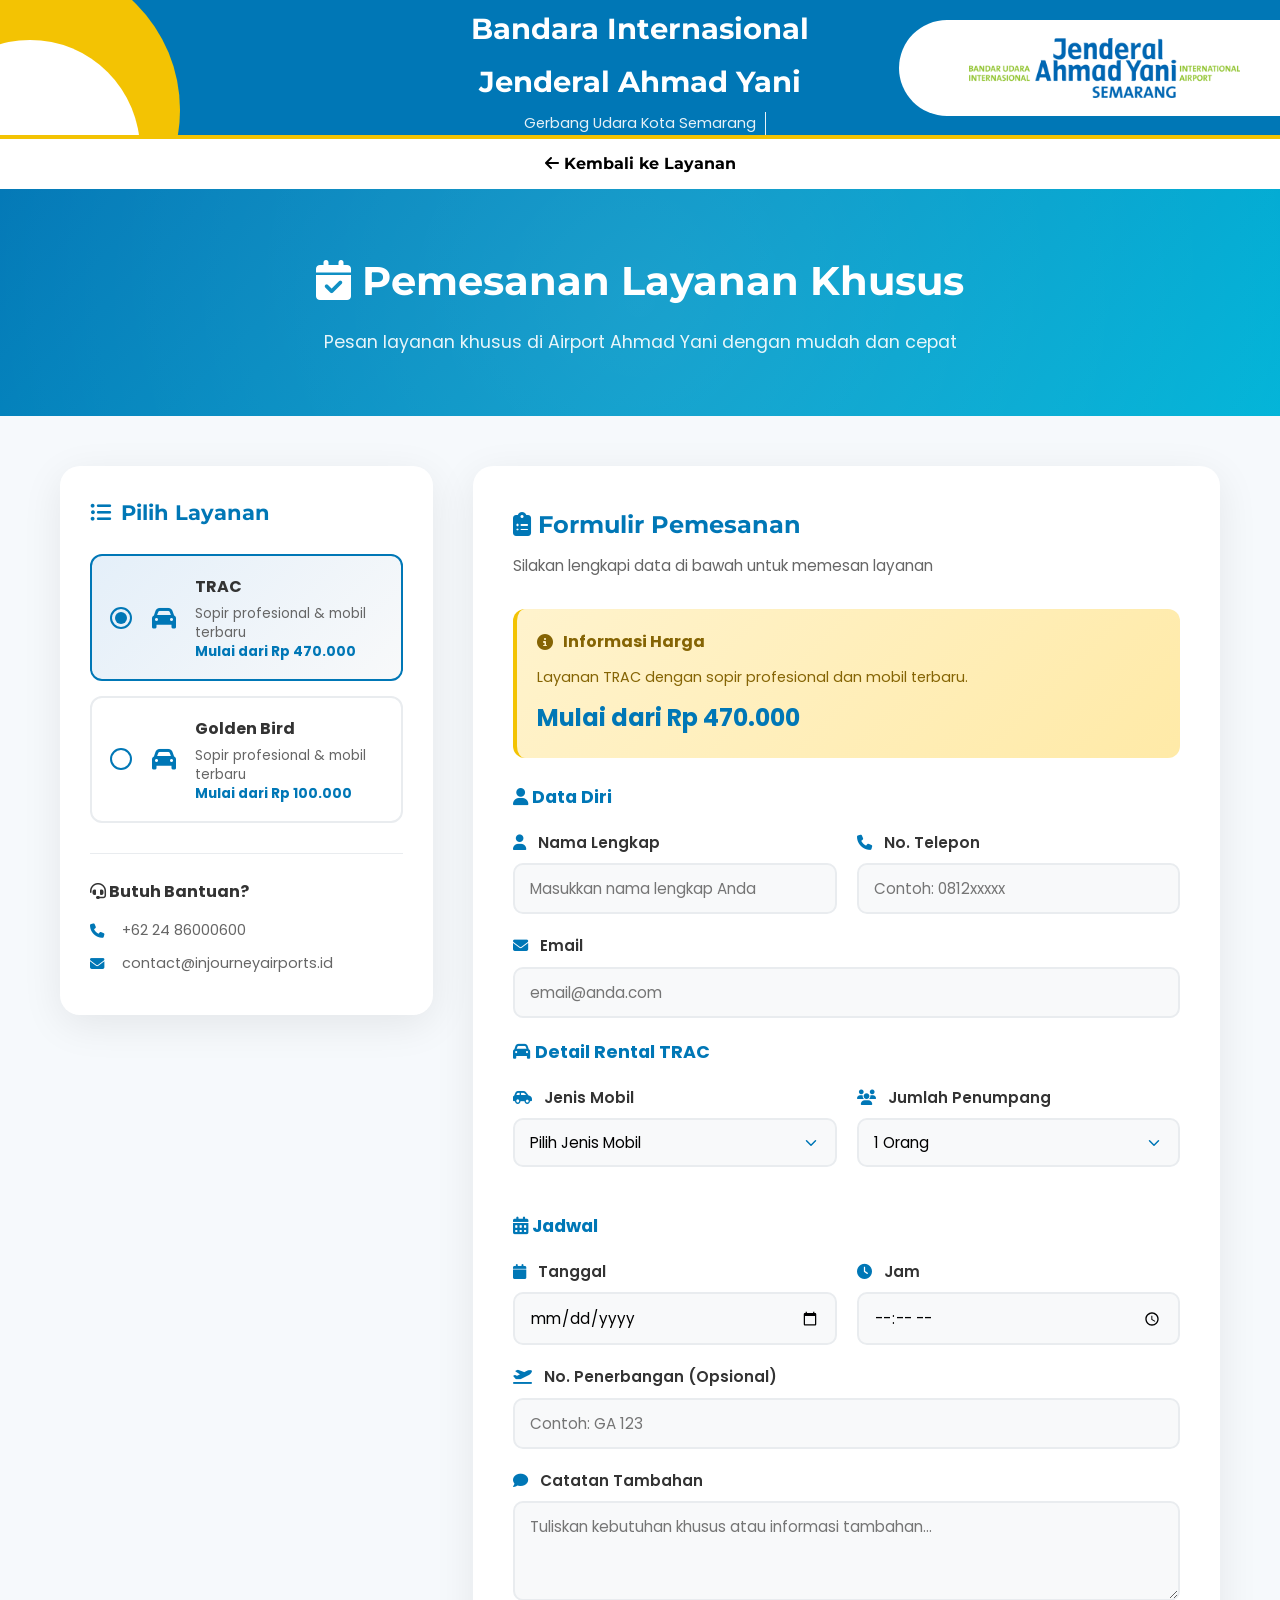
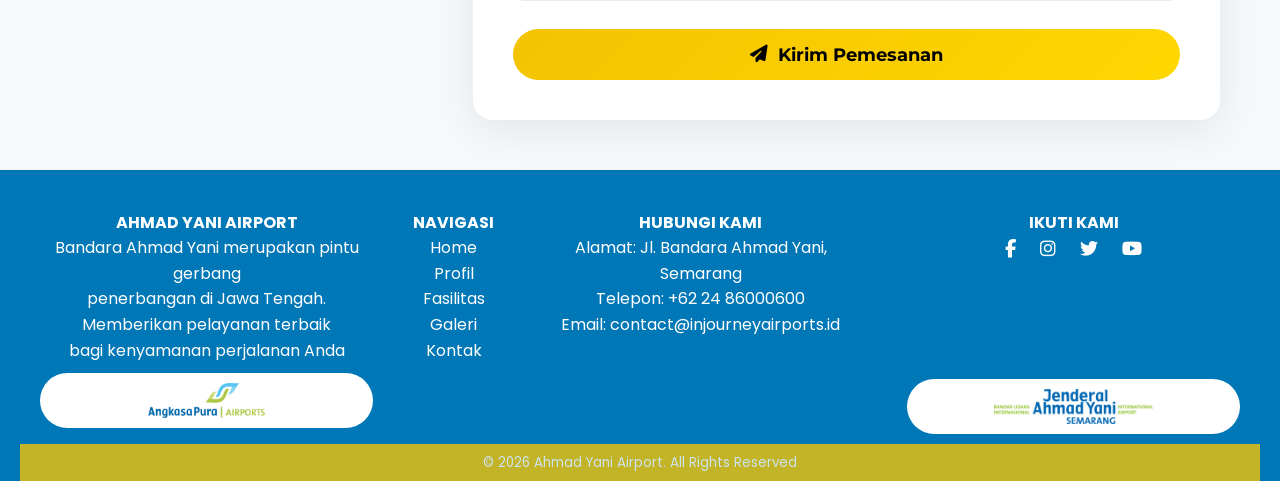
<file: Pemesanan khusus.html>
<!DOCTYPE html>
<html lang="id">
<head>
    <meta charset="UTF-8">
    <meta name="viewport" content="width=device-width, initial-scale=1.0">
    <title>Pemesanan Layanan Khusus - Bandara Ahmad Yani Semarang</title>
    <link rel="icon" type="image/png" href="ikon.png">
    <link rel="stylesheet" href="Bandara.css">
    <link href="https://fonts.googleapis.com/css2?family=Montserrat:wght@400;600;700&family=Poppins:wght@300;400;500;600;700&display=swap" rel="stylesheet">
    <link rel="stylesheet" href="https://cdnjs.cloudflare.com/ajax/libs/font-awesome/6.5.1/css/all.min.css">
    <link href="https://fonts.googleapis.com/icon?family=Material+Icons" rel="stylesheet">
    <style>
        /* Custom Styles for Pemesanan Page */
        .booking-hero {
            background: linear-gradient(135deg, #0077b6 0%, #00b4d8 100%);
            padding: 60px 20px;
            text-align: center;
            color: white;
            position: relative;
            overflow: hidden;
        }

        .booking-hero::before {
            content: '';
            position: absolute;
            top: -50%;
            left: -50%;
            width: 200%;
            height: 200%;
            background: radial-gradient(circle, rgba(255,255,255,0.1) 0%, transparent 60%);
            animation: rotate 20s linear infinite;
        }

        @keyframes rotate {
            from { transform: rotate(0deg); }
            to { transform: rotate(360deg); }
        }

        .booking-hero h1 {
            font-family: 'Montserrat', sans-serif;
            font-size: 2.5rem;
            margin-bottom: 15px;
            position: relative;
            z-index: 1;
        }

        .booking-hero p {
            font-size: 1.1rem;
            opacity: 0.9;
            position: relative;
            z-index: 1;
        }

        .booking-container {
            padding: 50px 20px;
            max-width: 1200px;
            margin: 0 auto;
        }

        .booking-grid {
            display: grid;
            grid-template-columns: 1fr 2fr;
            gap: 40px;
        }

        /* Service Selection Card */
        .service-selection {
            background: white;
            border-radius: 20px;
            padding: 30px;
            box-shadow: 0 10px 40px rgba(0,0,0,0.08);
            height: fit-content;
            position: sticky;
            top: 100px;
        }

        .service-selection h3 {
            font-family: 'Montserrat', sans-serif;
            color: #0077b6;
            margin-bottom: 25px;
            font-size: 1.3rem;
            display: flex;
            align-items: center;
            gap: 10px;
        }

        .service-option {
            display: flex;
            align-items: center;
            gap: 15px;
            padding: 18px;
            border: 2px solid #e9ecef;
            border-radius: 12px;
            margin-bottom: 15px;
            cursor: pointer;
            transition: all 0.3s ease;
        }

        .service-option:hover {
            border-color: #0077b6;
            background: #f8f9fa;
        }

        .service-option.selected {
            border-color: #0077b6;
            background: linear-gradient(135deg, #e4eff9 0%, #f8f9fa 100%);
        }

        .service-option input {
            display: none;
        }

        .service-option .radio-custom {
            width: 22px;
            height: 22px;
            border: 2px solid #0077b6;
            border-radius: 50%;
            display: flex;
            align-items: center;
            justify-content: center;
            flex-shrink: 0;
        }

        .service-option.selected .radio-custom::after {
            content: '';
            width: 12px;
            height: 12px;
            background: #0077b6;
            border-radius: 50%;
        }

        .service-option i {
            font-size: 24px;
            color: #0077b6;
            width: 40px;
            text-align: center;
        }

        .service-option .service-info h4 {
            color: #333;
            font-size: 1rem;
            margin-bottom: 4px;
        }

        .service-option .service-info p {
            color: #666;
            font-size: 0.85rem;
            line-height: 1.4;
        }

        /* Booking Form */
        .booking-form-container {
            background: white;
            border-radius: 20px;
            padding: 40px;
            box-shadow: 0 10px 40px rgba(0,0,0,0.08);
        }

        .booking-form-container h2 {
            font-family: 'Montserrat', sans-serif;
            color: #0077b6;
            margin-bottom: 10px;
            font-size: 1.5rem;
        }

        .booking-form-container .subtitle {
            color: #666;
            margin-bottom: 30px;
            font-size: 0.95rem;
        }

        .form-row {
            display: grid;
            grid-template-columns: 1fr 1fr;
            gap: 20px;
        }

        .form-group {
            margin-bottom: 20px;
        }

        .form-group label {
            display: block;
            font-weight: 600;
            color: #333;
            margin-bottom: 8px;
            font-size: 0.95rem;
        }

        .form-group label i {
            color: #0077b6;
            margin-right: 8px;
        }

        .form-group input,
        .form-group select,
        .form-group textarea {
            width: 100%;
            padding: 12px 15px;
            border: 2px solid #e9ecef;
            border-radius: 10px;
            font-family: 'Poppins', sans-serif;
            font-size: 0.95rem;
            transition: all 0.3s ease;
            background: #f8f9fa;
        }

        .form-group input:focus,
        .form-group select:focus,
        .form-group textarea:focus {
            outline: none;
            border-color: #0077b6;
            background: white;
            box-shadow: 0 0 0 4px rgba(0,119,182,0.1);
        }

        .form-group textarea {
            resize: vertical;
            min-height: 100px;
        }

        .form-group select {
            cursor: pointer;
            appearance: none;
            background-image: url("data:image/svg+xml;charset=UTF-8,%3csvg xmlns='http://www.w3.org/2000/svg' viewBox='0 0 24 24' fill='none' stroke='%230077b6' stroke-width='2' stroke-linecap='round' stroke-linejoin='round'%3e%3cpolyline points='6 9 12 15 18 9'%3e%3c/polyline%3e%3c/svg%3e");
            background-repeat: no-repeat;
            background-position: right 15px center;
            background-size: 18px;
        }

        /* Price Info Box */
        .price-info {
            background: linear-gradient(135deg, #fff3cd 0%, #ffeaa7 100%);
            padding: 20px;
            border-radius: 12px;
            margin-bottom: 25px;
            border-left: 4px solid #f3c303;
        }

        .price-info h4 {
            color: #856404;
            margin-bottom: 12px;
            display: flex;
            align-items: center;
            gap: 10px;
        }

        .price-info p {
            color: #856404;
            font-size: 0.9rem;
            margin: 5px 0;
        }

        .price-info .price {
            font-size: 1.5rem;
            font-weight: 700;
            color: #0077b6;
            margin-top: 10px;
        }

        /* Submit Button */
        .submit-btn {
            width: 100%;
            background: linear-gradient(135deg, #f3c303 0%, #ffd700 100%);
            color: #000;
            padding: 15px 30px;
            border: none;
            border-radius: 30px;
            font-family: 'Montserrat', sans-serif;
            font-size: 1.1rem;
            font-weight: 700;
            cursor: pointer;
            transition: all 0.3s ease;
            display: flex;
            align-items: center;
            justify-content: center;
            gap: 10px;
        }

        .submit-btn:hover {
            transform: translateY(-3px);
            box-shadow: 0 10px 30px rgba(243, 195, 3, 0.4);
        }

        /* Contact Info */
        .contact-info {
            margin-top: 30px;
            padding-top: 25px;
            border-top: 1px solid #e9ecef;
        }

        .contact-info h4 {
            color: #333;
            margin-bottom: 15px;
            font-size: 1rem;
        }

        .contact-item {
            display: flex;
            align-items: center;
            gap: 12px;
            margin-bottom: 10px;
            color: #666;
            font-size: 0.9rem;
        }

        .contact-item i {
            color: #0077b6;
            width: 20px;
        }

        /* Success Message */
        .success-message {
            display: none;
            background: linear-gradient(135deg, #d4edda 0%, #c3e6cb 100%);
            padding: 30px;
            border-radius: 15px;
            text-align: center;
            border-left: 4px solid #28a745;
            margin-top: 20px;
        }

        .success-message.show {
            display: block;
            animation: fadeInUp 0.5s ease;
        }

        .success-message i {
            font-size: 50px;
            color: #28a745;
            margin-bottom: 15px;
        }

        .success-message h3 {
            color: #155724;
            margin-bottom: 10px;
        }

        .success-message p {
            color: #155724;
        }

        @keyframes fadeInUp {
            from {
                opacity: 0;
                transform: translateY(20px);
            }
            to {
                opacity: 1;
                transform: translateY(0);
            }
        }

        /* Responsive */
        @media (max-width: 900px) {
            .booking-grid {
                grid-template-columns: 1fr;
            }

            .service-selection {
                position: static;
            }

            .booking-hero h1 {
                font-size: 1.8rem;
            }

            .form-row {
                grid-template-columns: 1fr;
            }

            .booking-form-container {
                padding: 25px;
            }
        }
    </style>
</head>
<body>
    <!-- HEADER -->
    <header class="header">
        <div class="header-content">
            <div class="text-header">
                <h1>Bandara Internasional</h1>
                <h1>Jenderal Ahmad Yani</h1>
                <p class="typing">Gerbang Udara Kota Semarang</p>
            </div>
            <div class="logo-header">
                <div class="logo-kotak">
                    <img src="Ahmadyaniairportlogo.png" alt="Logo Ahmad Yani">
                </div>
            </div>
        </div>
    </header>

    <!-- NAVIGASI -->
    <nav class="navigasi">
        <ul class="menu">
            <li><a href="layanan.html" class="menu-item"><i class="fas fa-arrow-left"></i> Kembali ke Layanan</a></li>
        </ul>
    </nav>

    <!-- HERO SECTION -->
    <div class="booking-hero">
        <h1><i class="fas fa-calendar-check"></i> Pemesanan Layanan Khusus</h1>
        <p>Pesan layanan khusus di Airport Ahmad Yani dengan mudah dan cepat</p>
    </div>

    <!-- MAIN CONTENT -->
    <main class="booking-container">
        
        <div class="booking-grid">
            
            <!-- Service Selection -->
            <div class="service-selection">
                <h3><i class="fas fa-list-ul"></i> Pilih Layanan</h3>
                
                <label class="service-option selected" data-service="trac" data-price="470000">
                    <input type="radio" name="service" value="trac" checked>
                    <div class="radio-custom"></div>
                    <i class="fas fa-car"></i>
                    <div class="service-info">
                        <h4>TRAC</h4>
                        <p>Sopir profesional & mobil terbaru</p>
                        <p style="color: #0077b6; font-weight: 700;">Mulai dari Rp 470.000</p>
                    </div>
                </label>
                
                <label class="service-option" data-service="goldenbird" data-price="100000">
                    <input type="radio" name="service" value="goldenbird">
                    <div class="radio-custom"></div>
                    <i class="fas fa-car"></i>
                    <div class="service-info">
                        <h4>Golden Bird</h4>
                        <p>Sopir profesional & mobil terbaru</p>
                        <p style="color: #0077b6; font-weight: 700;">Mulai dari Rp 100.000</p>
                    </div>
                </label>

                <div class="contact-info">
                    <h4><i class="fas fa-headset"></i> Butuh Bantuan?</h4>
                    <div class="contact-item">
                        <i class="fas fa-phone"></i>
                        <span>+62 24 86000600</span>
                    </div>
                    <div class="contact-item">
                        <i class="fas fa-envelope"></i>
                        <span>contact@injourneyairports.id</span>
                    </div>
                </div>
            </div>

            <!-- Booking Form -->
            <div class="booking-form-container">
                <h2><i class="fas fa-clipboard-list"></i> Formulir Pemesanan</h2>
                <p class="subtitle">Silakan lengkapi data di bawah untuk memesan layanan</p>

                <form id="bookingForm">
                    <!-- Service Info Display -->
                    <div class="price-info" id="priceInfo">
                        <h4><i class="fas fa-info-circle"></i> Informasi Harga</h4>
                        <p id="serviceDesc">Rental mobil dengan sopir profesional untuk kebutuhan transportasi Anda.</p>
                        <div class="price" id="servicePrice">Mulai dari Rp 350.000</div>
                    </div>

                    <!-- Personal Info -->
                    <h3 style="color: #0077b6; margin-bottom: 20px; font-size: 1.1rem;"><i class="fas fa-user"></i> Data Diri</h3>
                    
                    <div class="form-row">
                        <div class="form-group">
                            <label><i class="fas fa-user"></i> Nama Lengkap</label>
                            <input type="text" id="nama" name="nama" placeholder="Masukkan nama lengkap Anda" required>
                        </div>
                        <div class="form-group">
                            <label><i class="fas fa-phone"></i> No. Telepon</label>
                            <input type="tel" id="telepon" name="telepon" placeholder="Contoh: 0812xxxxx" required>
                        </div>
                    </div>

                    <div class="form-group">
                        <label><i class="fas fa-envelope"></i> Email</label>
                        <input type="email" id="email" name="email" placeholder="email@anda.com" required>
                    </div>

                    <!-- Service Specific Fields for TRAC -->
                    <div id="tracFields" style="display: block;">
                        <h3 style="color: #0077b6; margin-bottom: 20px; font-size: 1.1rem;"><i class="fas fa-car"></i> Detail Rental TRAC</h3>
                        
                        <div class="form-row">
                            <div class="form-group">
                                <label><i class="fas fa-car-side"></i> Jenis Mobil</label>
                                <select id="jenisMobilTrac" name="jenisMobilTrac">
                                    <option value="">Pilih Jenis Mobil</option>
                                    <option value="sedan">Toyota Avanza</option>
                                    <option value="suv">Innova</option>
                                    <option value="mpv">Camry Fortuner</option>
                                    <option value="minibus">Hi Ace</option>
                                    <option value="luxury">Alphard</option>
                                </select>
                            </div>
                            <div class="form-group">
                                <label><i class="fas fa-users"></i> Jumlah Penumpang</label>
                                <select id="jumlahPenumpangTrac" name="jumlahPenumpangTrac">
                                    <option value="1">1 Orang</option>
                                    <option value="2">2 Orang</option>
                                    <option value="3">3 Orang</option>
                                    <option value="4">4 Orang</option>
                                    <option value="5">5 Orang</option>
                                    <option value="6">6 Orang</option>
                                    <option value="7">7 Orang</option>
                                    <option value="8">8 Orang atau lebih</option>
                                </select>
                            </div>
                        </div>
                    </div>

                    <!-- Service Specific Fields for Golden Bird -->
                    <div id="goldenbirdFields" style="display: none;">
                        <h3 style="color: #0077b6; margin-bottom: 20px; font-size: 1.1rem;"><i class="fas fa-car"></i> Detail Rental Golden Bird</h3>
                        
                        <div class="form-row">
                            <div class="form-group">
                                <label><i class="fas fa-car-side"></i> Jenis Mobil</label>
                                <select id="jenisMobilGoldenBird" name="jenisMobilGoldenBird">
                                    <option value="">Pilih Jenis Mobil</option>
                                    <option value="sedan">Toyota Avanza</option>
                                    <option value="suv">Kijang Innova</option>
                                    <option value="luxury">Alphard</option>
                                </select>
                            </div>
                            <div class="form-group">
                                <label><i class="fas fa-users"></i> Jumlah Penumpang</label>
                                <select id="jumlahPenumpangGoldenBird" name="jumlahPenumpangGoldenBird">
                                    <option value="1">1 Orang</option>
                                    <option value="2">2 Orang</option>
                                    <option value="3">3 Orang</option>
                                    <option value="4">4 Orang</option>
                                    <option value="5">5 Orang</option>
                                    <option value="6">6 Orang</option>
                                </select>
                            </div>
                        </div>
                    </div>


                    <!-- Date & Time -->
                    <h3 style="color: #0077b6; margin-bottom: 20px; font-size: 1.1rem; margin-top: 25px;"><i class="fas fa-calendar-alt"></i> Jadwal</h3>
                    
                    <div class="form-row">
                        <div class="form-group">
                            <label><i class="fas fa-calendar"></i> Tanggal</label>
                            <input type="date" id="tanggal" name="tanggal" required>
                        </div>
                        <div class="form-group">
                            <label><i class="fas fa-clock"></i> Jam</label>
                            <input type="time" id="jam" name="jam" required>
                        </div>
                    </div>

                    <!-- Flight Info -->
                    <div class="form-group">
                        <label><i class="fas fa-plane-departure"></i> No. Penerbangan (Opsional)</label>
                        <input type="text" id="noPenerbangan" name="noPenerbangan" placeholder="Contoh: GA 123">
                    </div>

                    <!-- Notes -->
                    <div class="form-group">
                        <label><i class="fas fa-comment"></i> Catatan Tambahan</label>
                        <textarea id="catatan" name="catatan" placeholder="Tuliskan kebutuhan khusus atau informasi tambahan..."></textarea>
                    </div>

                    <!-- Submit Button -->
                    <button type="submit" class="submit-btn">
                        <i class="fas fa-paper-plane"></i> Kirim Pemesanan
                    </button>
                </form>

                <!-- Success Message -->
                <div class="success-message" id="successMessage">
                    <i class="fas fa-check-circle"></i>
                    <h3>Pemesanan Berhasil!</h3>
                    <p>Terima kasih telah memesan layanan kami. Tim kami akan menghubungi Anda dalam 24 jam untuk konfirmasi.</p>
                    <p style="margin-top: 15px; font-size: 0.9rem;">Invoice akan dikirim ke email Anda.</p>
                </div>

            </div>
        </div>

    </main>

    <!-- FOOTER -->
    <footer class="footer">
        <div class="footer-container">
            <div class="footer-kolom">
                <h4>AHMAD YANI AIRPORT</h4>
                <p>Bandara Ahmad Yani merupakan pintu gerbang</p>
                <p>penerbangan di Jawa Tengah.</p>
                <p>Memberikan pelayanan terbaik</p>
                <p>bagi kenyamanan perjalanan Anda</p>        
                <p class="logo-footer">
                    <img src="Angkasa.png" alt="Logo Angkasa"></p>
            </div>
            
            <div class="footer-kolom">
                <h4>NAVIGASI</h4>
                <ul class="footer-menu">
                    <li><a href="Bandara.html#home">Home</a></li>
                    <li><a href="Bandara.html#profil">Profil</a></li>
                    <li><a href="Bandara.html#fasilitas">Fasilitas</a></li>
                    <li><a href="Bandara.html#galeri">Galeri</a></li>
                    <li><a href="Bandara.html#kontak">Kontak</a></li>
                </ul>
            </div>
            
            <div class="footer-kolom">
                <h4>HUBUNGI KAMI</h4>
                <p>Alamat: Jl. Bandara Ahmad Yani, Semarang</p>
                <p>Telepon: +62 24 86000600</p>
                <p>Email: contact@injourneyairports.id</p>
            </div>

            <div class="footer-kolom">
                <h4>IKUTI KAMI</h4>
                    <div class="ikon-sosial">
                    <a href="https://web.facebook.com/BandaraAhmadYani/?locale=id_ID&_rdc=1&_rdr#"><i class="fab fa-facebook-f"></i></a>
                    <a href="https://www.instagram.com/semarangairport/"><i class="fab fa-instagram"></i></a>
                    <a href="https://x.com/SemarangAP1"><i class="fab fa-twitter"></i></a>
                    <a href="https://www.youtube.com/hashtag/bandaraahmadyani"><i class="fab fa-youtube"></i></a>
                    <p class="logo-footer1">
                        <img src="Ahmadyaniairportlogo.png" alt="Logo Angkasa"></p>
                    </div>
            </div>
        </div>
        <div class="footer-bawah">
            <p>&copy; 2026 Ahmad Yani Airport. All Rights Reserved</p>
        </div>
    </footer>

    <script>
        // Service descriptions and prices
        const serviceData = {
            trac: {
                name: 'TRAC',
                desc: 'Layanan TRAC dengan sopir profesional dan mobil terbaru.',
                price: 'Mulai dari Rp 470.000',
                priceValue: 470000
            },
            goldenbird: {
                name: 'Golden Bird',
                desc: 'Layanan Golden Bird dengan sopir profesional dan mobil terbaru.',
                price: 'Mulai dari Rp 100.000',
                priceValue: 100000
            }
        };

        // Service selection
        const serviceOptions = document.querySelectorAll('.service-option');
        const serviceInputs = document.querySelectorAll('input[name="service"]');
        
        serviceOptions.forEach(option => {
            option.addEventListener('click', function() {
                // Remove selected class from all options
                serviceOptions.forEach(opt => opt.classList.remove('selected'));
                // Add selected class to clicked option
                this.classList.add('selected');
                // Check the radio button
                const radio = this.querySelector('input[type="radio"]');
                radio.checked = true;
                
                // Update price info
                const serviceType = this.dataset.service;
                updatePriceInfo(serviceType);
                
                // Show/hide service-specific fields
                updateServiceFields(serviceType);
            });
        });

        function updatePriceInfo(serviceType) {
            const data = serviceData[serviceType];
            document.getElementById('serviceDesc').textContent = data.desc;
            document.getElementById('servicePrice').textContent = data.price;
        }

        function updateServiceFields(serviceType) {
            // Hide all service-specific fields
            document.getElementById('tracFields').style.display = 'none';
            document.getElementById('goldenbirdFields').style.display = 'none';
            
            // Show the relevant fields based on service type
            if (serviceType === 'trac') {
                document.getElementById('tracFields').style.display = 'block';
            } else if (serviceType === 'goldenbird') {
                document.getElementById('goldenbirdFields').style.display = 'block';
            }
        }

        // Set minimum date to today
        const dateInput = document.getElementById('tanggal');
        const today = new Date().toISOString().split('T')[0];
        dateInput.setAttribute('min', today);

        // Form submission
        document.getElementById('bookingForm').addEventListener('submit', function(e) {
            e.preventDefault();
            
            // Get selected service
            const selectedService = document.querySelector('input[name="service"]:checked').value;
            const serviceName = serviceData[selectedService].name;
            
            // Get form data
            const formData = {
                layanan: serviceName,
                nama: document.getElementById('nama').value,
                telepon: document.getElementById('telepon').value,
                email: document.getElementById('email').value,
                tanggal: document.getElementById('tanggal').value,
                jam: document.getElementById('jam').value,
                noPenerbangan: document.getElementById('noPenerbangan').value,
                catatan: document.getElementById('catatan').value
            };
            
            // Add service-specific data based on selected service
            if (selectedService === 'trac') {
                formData.jenisMobil = document.getElementById('jenisMobilTrac').value;
                formData.jumlahPenumpang = document.getElementById('jumlahPenumpangTrac').value;
            } else if (selectedService === 'goldenbird') {
                formData.jenisMobil = document.getElementById('jenisMobilGoldenBird').value;
                formData.jumlahPenumpang = document.getElementById('jumlahPenumpangGoldenBird').value;
            }
            
            // Log form data (in real application, this would be sent to server)
            console.log('Form Data:', formData);
            
            // Show success message
            document.getElementById('bookingForm').style.display = 'none';
            document.getElementById('successMessage').classList.add('show');
            
            // Scroll to success message
            document.getElementById('successMessage').scrollIntoView({ behavior: 'smooth' });
        });

        // Initialize
        updatePriceInfo('trac');
    </script>
</body>
</html>
</file>
<file: Bandara.css>
* {
    margin: 0;
    padding: 0;
    box-sizing: border-box;
}

:root {
    --biru-utama: #0077b6;
    --biru-pastel: #a6c7e9;
    --biru-terang: #e4eff9;
    --abu-muda: #d9d9d9;
    --kuning: #f3c303;
    --putih: #ffffff;
    --hitam: #000000;
}

body {
    font-family: 'Poppins', sans-serif;
    background: #f6f9fc;
    color: var(--hitam);
    line-height: 1.6;
    overflow-x: hidden;
}

/* ================= HEADER ================= */
.header {
    position: relative;
    background-color: var(--biru-utama);
    overflow: hidden; 
    border-bottom: 4px solid var(--kuning);
}

.header-content {
    max-width: 1200px;
    margin: auto;
    display: grid;
    grid-template-columns: 1fr auto 1fr;
    align-items: center;
}

.header::before {
    content: "";
    position: absolute;
    left: -120px;
    top: -40px;
    width: 300px;
    height: 300px;
    background: var(--kuning);
    border-radius: 50%;
    z-index: 1;
}

.header::after {
    content: "";
    position: absolute;
    left: -80px;
    top: 40px;
    width: 220px;
    height: 220px;
    background: white;
    border-radius: 50%;
    z-index: 2;
}

/* Teks BENAR-BENAR TENGAH */
.text-header {
    grid-column: 2;
    text-align: center;
    color: var(--putih);
}

.text-header h2 {
    font-family: 'Montserrat', sans-serif;
    font-size: 14pt;
    font-weight: 700;
    opacity: 0.9;
}

.text-header h1 {
    font-family: 'Montserrat', sans-serif;
    font-size: 22pt;
    font-weight: 700;
    margin: 6px 0;
}

.text-header p {
    font-size: 11pt;
    opacity: 0.9;
}

/* Logo kanan */
.logo-header {
    grid-column: 3;
    justify-self: end;
    position: absolute;
    right: 0;
}

.logo-kotak {
    background: var(--putih);
    padding: 18px 40px 18px 70px; 
    border-radius: 80px 0 0 80px; /* ini kunci bentuknya */
    display: flex;
    align-items: center;
}

.logo-kotak img {
    height: 60px;
    width: auto;
    display: block;
}

/* ================= NAVIGASI ================= */
.navigasi {
    background: var(--putih);
    padding: 12px 0;
    position: sticky;
    top: 0;
    z-index: 100;
}

.menu {
    list-style: none;
    display: flex;
    justify-content: center;
    gap: 28px;
}

.menu-item {
    font-family: 'Montserrat', sans-serif;
    font-weight: 700;
    color: var(--hitam);
    text-decoration: none;
    padding: 6px 16px;
    border-radius: 6px;
}

.menu-item:hover {
    background: var(--biru-pastel);
}

.menu-item.aktif {
    background: var(--biru-pastel);
    color: var(--hitam);
}

/* ================= MAIN ================= */
.main {
    max-width: 1200px;
    margin: auto;
    padding: 35px 20px;
}

/* ================= CONTAINER ================= */
.container {
    max-width: 1200px;
    margin: auto;
    padding: 35px 20px;
}

.section {
    display: none;
    opacity: 0;
    transform: translateY(20px);
    transition: opacity 0.5s ease, transform 0.5s ease;
}

.section.aktif {
    display: block;
    opacity: 1;
    transform: translateY(0);
}

/* ================= ANIMASI ELEMEN ================= */
@keyframes fadeInUp {
    from {
        opacity: 0;
        transform: translateY(30px);
    }
    to {
        opacity: 1;
        transform: translateY(0);
    }
}

@keyframes fadeIn {
    from {
        opacity: 0;
    }
    to {
        opacity: 1;
    }
}

@keyframes slideInLeft {
    from {
        opacity: 0;
        transform: translateX(-30px);
    }
    to {
        opacity: 1;
        transform: translateX(0);
    }
}

@keyframes slideInRight {
    from {
        opacity: 0;
        transform: translateX(30px);
    }
    to {
        opacity: 1;
        transform: translateX(0);
    }
}

@keyframes zoomIn {
    from {
        opacity: 0;
        transform: scale(0.9);
    }
    to {
        opacity: 1;
        transform: scale(1);
    }
}

/* Class animasi untuk elemen */
.animate {
    opacity: 0;
    transform: translateY(20px);
    transition: opacity 0.6s ease, transform 0.6s ease;
}

.animate.animate-in {
    opacity: 1;
    transform: translateY(0);
}

/* Variasi animasi */
.animate.fade-in {
    transform: none;
}

.animate.slide-up {
    transform: translateY(40px);
}

.animate.slide-left {
    transform: translateX(-40px);
}

.animate.slide-right {
    transform: translateX(40px);
}

.animate.zoom-in {
    transform: scale(0.85);
}

/* Delay untuk stagger effect */
.animate-delay-1 { transition-delay: 0.1s; }
.animate-delay-2 { transition-delay: 0.2s; }
.animate-delay-3 { transition-delay: 0.3s; }
.animate-delay-4 { transition-delay: 0.4s; }
.animate-delay-5 { transition-delay: 0.5s; }
.animate-delay-6 { transition-delay: 0.6s; }

/* ================= JUDUL SECTION ================= */
.judul-section {
    background: var(--biru-terang);
    padding: 14px 20px;
    border-radius: 20px;
    margin-bottom: -9px;
    margin-left: -5px;
    width: fit-content;
    position: relative;
    font-size:small;
    z-index: 100;
}

/* typing effect hanya pada teks */
.typing {
    overflow: hidden;
    border-right: 1px solid rgb(255, 255, 255); /* kursor */
    white-space: nowrap;
    width: 28ch;
    margin: 0 auto;
}

/* animasi mengetik */
@keyframes mengetik {
    from {
        width: 0;
    }
    to {
        width: 28ch;
    }
}

/* animasi kursor berkedip */
@keyframes blink {
    50% {
        border-color: transparent;
    }
}

.text-header p {
    animation: mengetik 3s steps(20) infinite alternate;
}

@keyframes mengetik {
    from { width: 0 }
    to { width: 28ch }
}

/* ================= ISI SECTION ================= */
.isi-section {
    background: var(--biru-pastel);
    padding: 30px;
    border-radius: 14px;
}

/* ===== HOME LAYOUT ===== */
.home-layout {
    display: flex;
    justify-content: space-between;
    gap: 20px;
}

.home-left {
    flex: 2.5;
}

.home-middle {
    flex: 1;
}

.home-right {
    flex: 2;
    display: flex;
    justify-content: flex-end;
}

.card {
    background: #9ec5e5;
    padding: 30px;
    border-radius: 14px;
    padding: 20px; 
}

.card.kecil p {
    text-align: center;
    font-weight: bold;
    margin-bottom: 12px;
}

.card.kecil ol {
    line-height: 1.85;
    margin-left: 10px;
}

.card.besar {
    margin-bottom: 15px;
}

.home-row {
    gap: 15px;
    margin-bottom: 15px;
}

.card.bawah {
    display: flex;
    gap: 15px;
    align-items: center;
}

.card.vertikal p {
    line-height: 0.5;   
}

.gambar-kecil img {
    width: 100%;
    height: 130px;
    border-radius: 16px;
    display: block;
}

.gambar-kotak img {
    width: 150px;
    height: 120px;
    border-radius: 16px;
    display: block;
    cursor: pointer;
}

.gambar-kecil img:hover,
.gambar-kotak img:hover {
    transform: translateY(-2px) scale(1.05);
    box-shadow: 0 25px 50px rgba(0,0,0,0.25);
}

.gambar-besar {
    display: flex;
    justify-content: center;
    align-items: center;
    position: absolute;
    z-index: 10;
    margin-right: -90px;
    display: flex;
}

.gambar-besar img {
    width: 500px;
    height: 800px;
    min-height: 420px;
    border-radius: 16px 16px 16px 16px; /* ini kunci bentuknya */
    display: block;
}

.home-middle {
    display: flex;
    flex-direction: column;
    gap: 60px;
}

.card.vertikal {
    text-align: center;
}

.card.vertikal p {
    margin-top: 20px;
}

/* ===== PROFIL ===== */
.profil-container {
    display: flex;
    flex-direction: column;
    gap: 25px;
}

/* ATAS */
.profil-atas {
    background: #a8c9e8;
    padding: 25px;
    border-radius: 18px;
    display: grid;
    grid-template-columns: 2fr 2fr 1.5fr;
    gap: 20px;
}

.profil-teks p {
    margin-bottom: 12px;
    line-height: 1.6;
}

.profil-teks-tengah{
    margin-top: 30px;
}

.kotak-map iframe{
    border: 2px solid var(--kuning);
    border-radius: 18px;
    height: 210px;
    display: flex;
    align-items: center;
    justify-content: center;
    font-weight: bold;
}

/* BAWAH */
.profil-bawah {
    display: grid;
    grid-template-columns: 2.5fr 1.5fr;
    gap: 20px;
}

.profil-gambar-besar img{
    border-radius: 18px;
    height: 265px;
    width: 100%;
    min-height: 200px;
    display: flex;
    align-items: center;
    justify-content: center;
}

.profil-teks.kanan {
    background: #a8c9e8;
    padding: 20px;
    border-radius: 18px;
}

/* ================= GRID HOME ================= */
.grid-konten {
    display: grid;
    grid-template-columns: 1.2fr 1fr;
    gap: 30px;
    align-items: stretch;
}

/* Kiri */
.teks-kiri p {
    margin-bottom: 16px;
}

/* Box putih */
.info-box,
.sidebar,
.kotak-peta {
    background: var(--putih);
    padding: 22px;
    border-radius: 12px;
    box-shadow: 0 6px 18px rgba(0,0,0,0.08);
}

/* Informasi */
.info-box h3,
.sidebar h3 {
    font-size: 14pt;
    font-weight: 700;
    margin-bottom: 12px;
}

.info-box ul,
.sidebar ul {
    padding-left: 18px;
}

.info-box li,
.sidebar li {
    margin-bottom: 8px;
}

/* Kanan */
.gambar-kanan {
    display: flex;
    flex-direction: column;
    gap: 20px;
}

.kotak-peta {
    text-align: center;
}

.kotak-peta span {
    font-size: 40px;
    color: var(--biru-utama);
    margin-bottom: 8px;
}

/* ================= FASILITAS ================= */

.fasilitas-layout {
    display: grid;
    grid-template-columns: 280px 1fr;
    gap: 40px;
}

.judul-section1 {
    background: var(--biru-terang);
    padding: 14px 20px;
    border-radius: 20px;
    margin-bottom: -9px;
    margin-left: 145px;
    width: fit-content;
    position: relative;
    font-size:small;
    z-index: 100;
}

/* SIDEBAR */
.sidebar-kiri {
    width: 60px;
    background: #0077b6;
    color: white;
    padding: 20px 10px;
    margin-left: -50px;
    margin-top: -92.8px;
    border-radius: 0 0 50px 16px;
    line-height: 2.5;
    transition: width 0.3s ease;
    overflow: hidden;
    right: 0;
    left: 0;
}

.sidebar-kiri:hover {
    width: 150px;
}

.sidebar-kiri ul li a span:not(.material-icons) {
    display: none;
}

.sidebar-kiri:hover ul li a span:not(.material-icons) {
    display: inline;
}

.sidebar-kiri ul li a {
    justify-content: center;
}

.sidebar-kiri:hover ul li a {
    justify-content: flex-start;
}

.hamburger {
    width: 30px;
    height: 24px;
    cursor: pointer;
    display: flex;
    flex-direction: column;
    justify-content: space-between;
    align-items: center;
    padding: 2px;
    margin: 0 0 15px 0;
}

.hamburger .line {
    width: 100%;
    height: 3px;
    background-color: white;
    border-radius: 1px;
    transition: all 0.3s ease;
    transform-origin: center;
}

.sidebar-kiri:hover .hamburger .line1 {
   transform: rotate(45deg) translate(6px, 6px);
}

.sidebar-kiri:hover .hamburger .line2 {
    opacity: 0;
    transform: scaleX(0);
}

.sidebar-kiri:hover .hamburger .line3 {
    transform: rotate(-45deg) translate(6px, -6px);
}

.sidebar-kiri ul {
    list-style: none;
    padding: 0;
}

.sidebar-kiri li {
    margin-bottom: 15px;
}

.sidebar-kiri a {
    color: white;
    text-decoration: none;
    display: flex;
    align-items: center;
    gap: 10px;
    font-weight: 500;
}

/* KIRI */
.fasilitas-sidebar {
    background: #b7d4ef;
    padding: 20px;
    border-radius: 20px;
    margin-left: -170px;
    width: fit-content;
}

/* LIST */
.fasilitas-list {
    list-style: none;
    padding: 0;
    margin: 0;
}

.fasilitas-list li {
    display: flex;
    gap: 10px;
    margin-bottom: 20px;
}

.fasilitas-list .ikon {
    width: 22px;
    height: 6px;
    background: #ffd000;
    margin-top: 8px;
    flex-shrink: 0;
}

.fasilitas-list p {
    margin: 2px 0;
    font-size: 14px;
}

/* GAMBAR KANAN */
.fasilitas-gambar {
    margin-left: 730px;
    display: grid;
    grid-template-columns: repeat(2, 1fr);
    gap: 30px;
    position: absolute;
}

.gambar-box {
    position: relative;
}

.gambar-box img{
    border-radius: 20px;
    width: 240px;
    height: 200px;
    display: flex;
}

.gambar-box img:hover{
    transform: translateY(-2px) scale(1.05);
    box-shadow: 0 25px 50px rgba(0,0,0,0.25);
}

.tooltip {
    position: absolute;
    top: 0;
    left: 0;
    right: 0;
    bottom: 0;
    border-radius: 20px;
    width: 240px;
    height: 200px;
    background: rgba(0,0,0,0.7);
    color: white;
    padding: 10px;
    text-align: center;
    z-index: 10;
    opacity: 0;
    transition: opacity 0.3s ease;
    display: flex;
    align-items: center;
    justify-content: center;
}

.gambar-box:hover .tooltip {
    opacity: 1;
}

/* ================= GALERI ================= */
.galeri-atas {
    background: #a8c9e8;
    padding: 20px;
    border-radius: 20px;
    position: relative;
    overflow: hidden;
}

.galeri-track {
    display: flex;
    gap: 10px;
    transition: transform 0.1s ease;
}

.galeri-item {
    background: #fff;
    min-width: 180px;
    height: 110px;
    border-radius: 18px;
    display: flex;
    align-items: center;
    justify-content: center;
    overflow: hidden;
}

.galeri-item img {
    width: 100%;
    height: 100%;
    object-fit: cover;
    border-radius: 18px;
    transition: opacity 0.5s ease-in-out;
}

/* PANAH */
.panah {
    position: absolute;
    top: 50%;
    transform: translateY(-50%);
    background: #fff;
    border: 0.5px solid #000000;
    width: 36px;
    height: 36px;
    border-radius: 50%;
    display: flex;
    align-items: center;
    justify-content: center;
    font-size: 22px;
    cursor: pointer;
}

.panah-kanan {
    right: -18px;
}

.panah-kiri {
    left: -18px;
}

.panah-kiri-atas {
    left: -18px;
}

.panah-kanan-atas {
    position: absolute;
    top: 50%;
    right: 0px;
    transform: translateY(-50%);
}

/* BAWAH */
.galeri-bawah {
    display: grid;
    margin-top: 30px;
    grid-template-columns: 1fr 2fr 1fr;
    gap: 25px;
    align-items: center;
}

.galeri-teks {
    background: #9ec5e5;
    padding: 18px;
    border-radius: 18px;
    font-size: 14px;
    text-align: center;
}

.galeri-utama {
    background: #9ec5e5;
    border-radius: 22px;
    padding: 25px;
    position: relative;
    display: flex;
    align-items: center;
    justify-content: center;
}

.gambar-utama {
    background: #fff;
    border-radius: 20px;
    width: 100%;
    height: 220px;
    display: flex;
    align-items: center;
    justify-content: center;
    overflow: hidden;
}

.gambar-utama img {
    width: 100%;
    height: 100%;
    object-fit: cover;
    border-radius: 20px;
}


/* ================= KONTAK ================= */
.kontak-container {
    display: flex;
    flex-direction: column;
    gap: 20px;
}

.kontak-atas {
    display: grid;
    grid-template-columns: 1.5fr 1fr;
    gap: 30px;
    align-items: start;
}

.kontak-gambar-bawah img {
    width: 100%;
    height: auto;
    border-radius: 18px;
    display: block;
}

/* ================= FORM ================= */
.form-kontak {
    background: var(--putih);
    padding: 22px;
    border-radius: 12px;
    box-shadow: 0 6px 18px rgba(0,0,0,0.08);
}

.form-kontak form {
    background: var(--putih);
    padding: 24px;
    border-radius: 12px;
}

.input-group {
    margin-bottom: 16px;
}

.input-group label {
    font-weight: 700;
    display: block;
    margin-bottom: 6px;
}

.input-group input,
.input-group textarea {
    width: 100%;
    padding: 10px;
    border: 2px solid var(--abu-muda);
    border-radius: 6px;
    font-family: inherit;
}

.input-group textarea {
    resize: vertical;
    min-height: 100px;
}

.tombol-kirim {
    background: var(--kuning);
    border: none;
    border-radius: 6px;
    cursor: pointer;
    display: inline-block;
    color: #000;
    padding: 12px 30px;
    text-decoration: none;
    font-weight: 600;
    transition: all 0.3s ease;

}

.tombol-kirim:hover {
    transform: scale(1.05);
    box-shadow: 0 5px 20px rgba(243, 195, 3, 0.4);
}

/* ================= SUCCESS MESSAGE ================= */
.success-message {
    display: none;
    background: linear-gradient(135deg, #28a745, #20c997);
    color: white;
    padding: 16px 20px;
    border-radius: 8px;
    margin-bottom: 20px;
    align-items: center;
    gap: 12px;
    font-weight: 500;
    box-shadow: 0 4px 15px rgba(40, 167, 69, 0.3);
    animation: slideDown 0.4s ease;
}

.success-message i {
    font-size: 24px;
}

.success-message.show {
    display: flex;
}

@keyframes slideDown {
    from {
        opacity: 0;
        transform: translateY(-20px);
    }
    to {
        opacity: 1;
        transform: translateY(0);
    }
}


.tentang-kami {
    text-align: center;
    background: var(--putih);
    padding: 22px;
    border-radius: 12px;
    box-shadow: 0 6px 18px rgba(0,0,0,0.08);
}

/* Responsive untuk kontak */
@media (max-width: 900px) {
    .kontak-atas {
        grid-template-columns: 1fr;
    }
    
    .tentang-kami {
        margin-top: 0;
    }
}

/* ================= FOOTER ================= */
.footer {
    background: var(--biru-utama);
    color: var(--putih);
    padding: 40px 20px 20px;
}

.footer-container {
    max-width: 1200px;
    margin: auto;
    display: grid;
    grid-template-columns:2fr 0fr 2fr 2fr;
    gap: 40px;
    text-align: center;
}

.logo-footer {
    background: var(--putih);
    border-radius: 80px;
    padding: 10px;
    display: flex;
    margin-bottom: -10px;
    margin-top: 10px;
    justify-content: center;
}

.logo-footer img {
    height: 35px;
    width: auto;
    display: block;
}

.logo-footer1 {
    background: var(--putih);
    border-radius: 80px;
    padding: 10px;
    display: flex;
    align-items: center;
    margin-bottom: -10px;
    margin-top: 115px;
    justify-content: center;
}

.logo-footer1 img {
    height: 35px;
    width: auto;
    display: block;
}

.footer-menu {
    list-style: none;
    display: flex;
    flex-direction: column;
}

.ikon-sosial a {
    color: var(--putih);
    font-size: 18px;
    margin: 0 10px;
    text-decoration: none;
}

.footer-menu a {
    color: var(--putih);
    text-decoration: none;
}

.footer-bawah {
    background-color: var(--kuning);
    margin-bottom: -20px;
    font-size: 10pt;
    opacity: 0.8;
    text-align: center;
    padding: 8px 0;
    margin-top: 20px;
    width: 100%;
}

/* ================= RESPONSIVE - Untuk semua ukuran layar ================= */

/* Laptop kecil (1024px) */
@media (max-width: 1200px) {
    .main {
        padding: 25px 15px;
    }
    
    .home-layout {
        flex-wrap: wrap;
    }
    
    .home-left, .home-middle, .home-right {
        flex: 1 1 100%;
    }
    
    .home-right {
        justify-content: center;
    }
    
    .gambar-besar {
        position: relative;
        margin-right: 0;
    }
    
    .gambar-besar img {
        width: 100%;
        height: auto;
        border-radius: 16px;
    }
    
    .fasilitas-gambar {
        position: relative;
        margin-left: 0;
        grid-template-columns: repeat(2, 1fr);
    }
}

/* Tablet (768px) */
@media (max-width: 900px) {
    .header-content {
        grid-template-columns: 1fr;
        text-align: center;
        padding: 20px;
    }
    
    .logo-header {
        position: relative;
        justify-self: center;
        margin-top: 15px;
    }
    
    .logo-kotak {
        padding: 15px 30px;
        border-radius: 40px;
    }
    
    .logo-kotak img {
        height: 50px;
    }
    
    .menu {
        flex-wrap: wrap;
        gap: 10px;
        padding: 0 10px;
    }
    
    .menu-item {
        padding: 6px 12px;
        font-size: 14px;
    }
    
    .main {
        padding: 20px 15px;
    }
    
    /* Profil */
    .profil-atas {
        grid-template-columns: 1fr;
    }
    
    .profil-bawah {
        grid-template-columns: 1fr;
    }
    
    /* Fasilitas */
    .fasilitas-layout {
        grid-template-columns: 1fr;
    }
    
    .sidebar-kiri {
        position: fixed;
        left: 0;
        top: 50%;
        transform: translateY(-50%);
        width: 50px;
        border-radius: 0 20px 20px 0;
    }
    
    .sidebar-kiri:hover {
        width: 140px;
    }
    
    .fasilitas-sidebar {
        margin-left: 0;
        width: 100%;
    }
    
    .fasilitas-gambar {
        grid-template-columns: 1fr;
        position: relative;
    }
    
    .gambar-box img {
        width: 100%;
        height: auto;
    }
    
    .tooltip {
        width: 100%;
        height: 100%;
    }
    
    /* Galeri */
    .galeri-bawah {
        grid-template-columns: 1fr;
        gap: 15px;
    }
    
    .galeri-utama {
        order: -1;
    }
    
    /* Grid Konten */
    .grid-konten {
        grid-template-columns: 1fr;
    }
    
    /* Footer */
    .footer-container {
        grid-template-columns: 1fr 1fr;
        gap: 25px;
    }
    
    .footer-bawah {
        width: 100%;
        margin-left: 0;
    }
    
    /* Form */
    .form-kontak {
        width: 100%;
    }
    
    .tentang-kami {
        margin-left: 0;
        margin-top: 20px;
    }
}

/* Mobile (480px) */
@media (max-width: 600px) {
    .text-header h1 {
        font-size: 18pt;
    }
    
    .text-header h2 {
        font-size: 12pt;
    }
    
    .menu {
        gap: 5px;
    }
    
    .menu-item {
        padding: 5px 10px;
        font-size: 12px;
    }
    
    .home-layout {
        gap: 15px;
    }
    
    .card {
        padding: 15px;
    }
    
    .card.bawah {
        flex-direction: column;
    }
    
    .gambar-kotak img {
        width: 100%;
        height: auto;
    }
    
    .home-middle {
        gap: 20px;
    }
    
    .card.vertikal {
        flex-direction: row;
        gap: 10px;
        align-items: center;
    }
    
    .card.vertikal .gambar-kecil img {
        width: 80px;
        height: 60px;
    }
    
    .card.vertikal p {
        margin-top: 0;
        font-size: 12px;
    }
    
    /* Galeri */
    .galeri-item {
        min-width: 120px;
        height: 80px;
    }
    
    .gambar-utama {
        height: 180px;
    }
    
    /* Footer */
    .footer-container {
        grid-template-columns: 1fr;
    }
    
    .footer-menu {
        align-items: center;
    }
    
    .logo-footer1 {
        margin-top: 20px;
    }
    
    /* Contact */
    .kontak-gambar-bawah img {
        width: 100%;
        margin-left: 0;
    }
}
</file>
